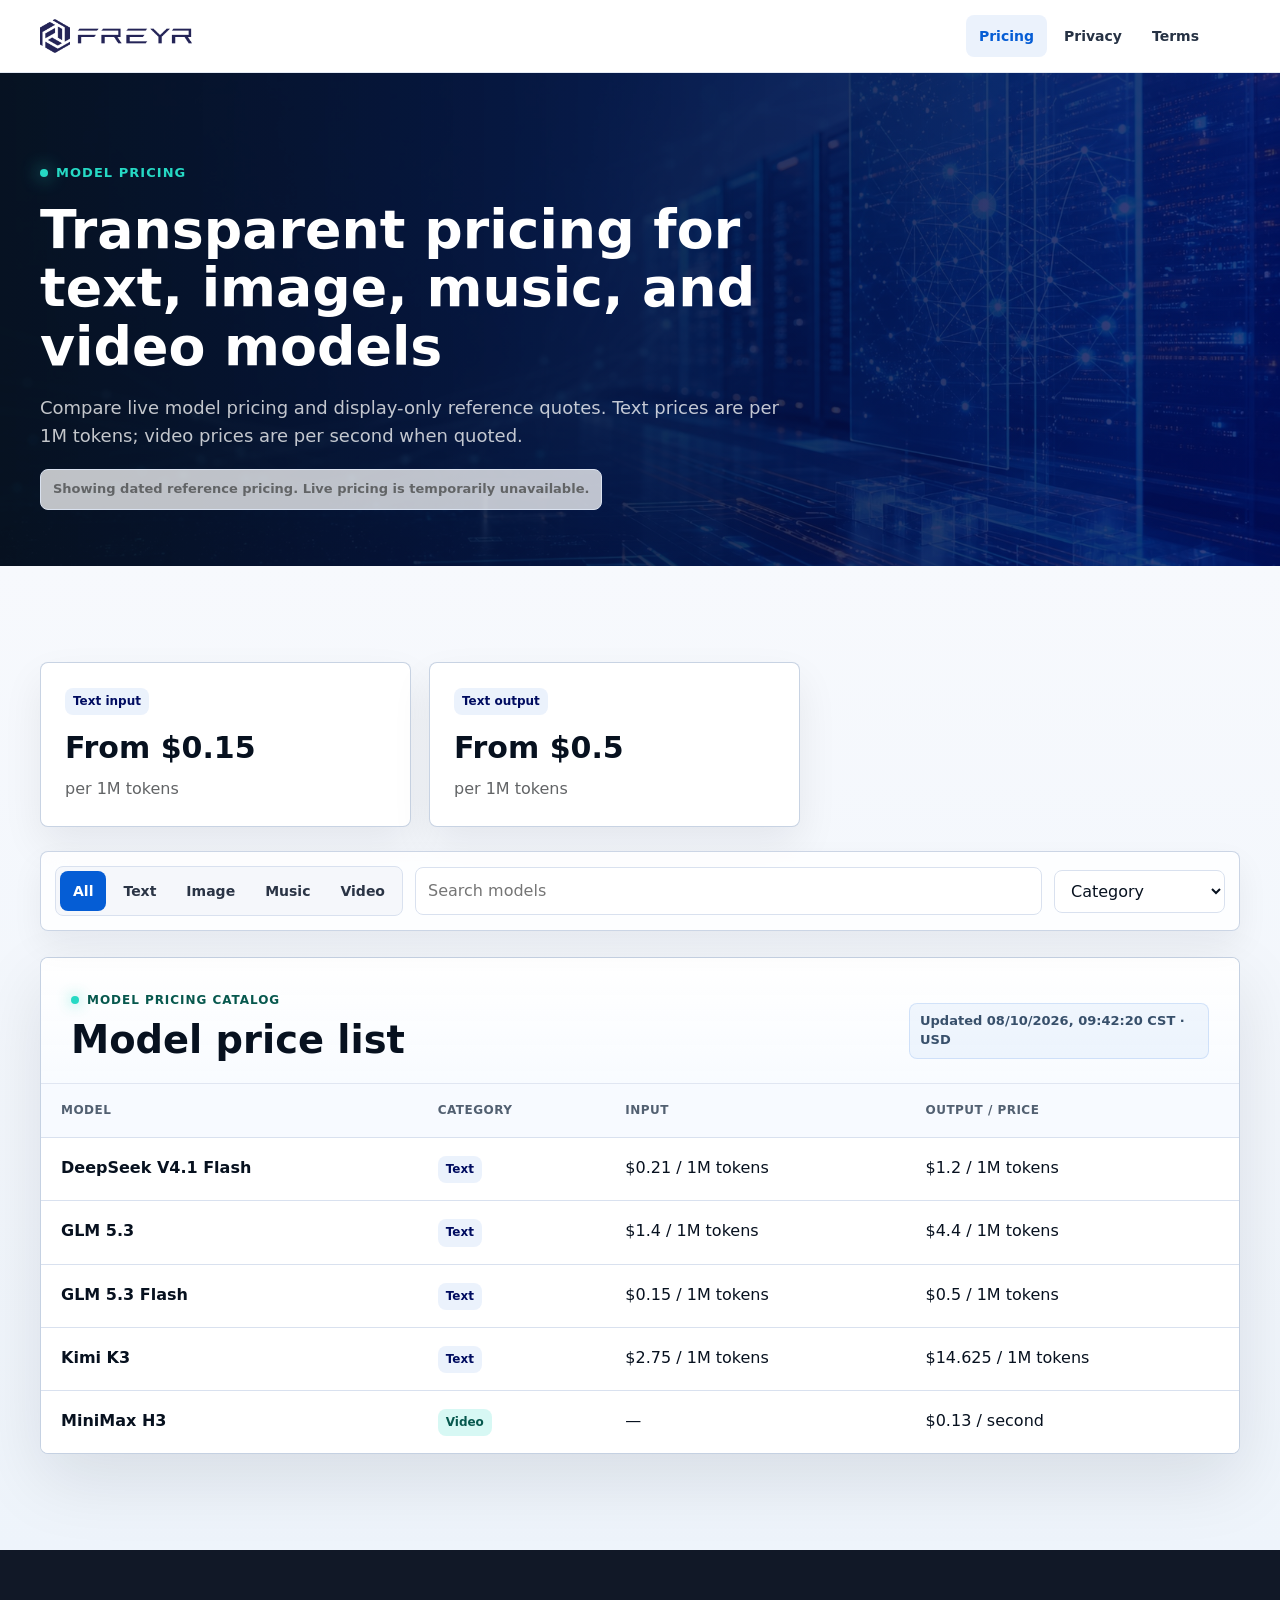
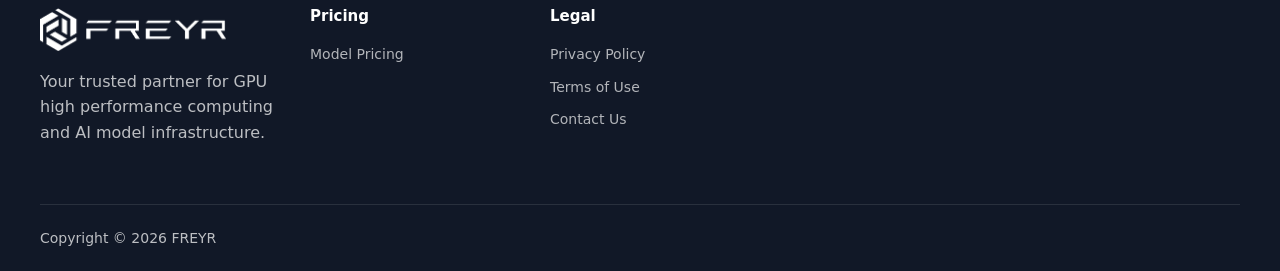
<file: index.html>
<!doctype html>
<html lang="en">
  <head>
    <meta charset="utf-8">
    <meta name="viewport" content="width=device-width, initial-scale=1">
    <title>Model Pricing | Freyr Technology AI</title>
    <meta name="description" content="Freyr Technology AI model pricing page for text, image, music, and video models.">
    <link rel="icon" type="image/png" href="assets/icon.png">
    <link rel="apple-touch-icon" href="assets/icon.png">
    <link rel="stylesheet" href="assets/styles.css?v=20260902-image-paths">
    <script src="config/model-categories.js"></script>
    <script defer src="assets/app-pricing-negotiable-20260605.js?v=20261008-no-status"></script>
  </head>
  <body data-page="pricing">
    <div class="site-shell">
      <header class="site-header">
        <div class="container nav">
          <a class="brand" href="pricing.html" aria-label="Freyr Technology AI pricing">
            <img src="assets/logo.png" alt="Freyr Technology AI">
          </a>
          <nav class="nav-links" aria-label="Primary navigation">
            <a class="nav-link" data-nav="pricing" href="pricing.html">Pricing</a>
            <a class="nav-link" data-nav="privacy" href="privacy.html">Privacy</a>
            <a class="nav-link" data-nav="terms" href="terms.html">Terms</a>
          </nav>
          <div class="nav-actions">
            <button class="menu-button" type="button" aria-label="Open menu" aria-expanded="false">
              <span></span><span></span><span></span>
            </button>
          </div>
        </div>
      </header>

      <main>
        <section class="page-hero">
          <div class="container">
            <span class="eyebrow">Model pricing</span>
            <h1>Transparent pricing for text, image, music, and video models</h1>
            <p>Compare live model pricing and display-only reference quotes. Text prices are per 1M tokens; video prices are per second when quoted.</p>
            <div class="api-status is-loading" data-api-status="pricing">Loading live pricing API...</div>
          </div>
        </section>

        <section class="section section-muted">
          <div class="container">
            <div class="pricing-summary" data-pricing-summary></div>

            <div class="model-toolbar" aria-label="Pricing filters">
              <div class="segmented" role="group" aria-label="Pricing category">
                <button class="is-active" type="button" data-price-category="all">All</button>
                <button type="button" data-price-category="text">Text</button>
                <button type="button" data-price-category="image">Image</button>
                <button type="button" data-price-category="music">Music</button>
                <button type="button" data-price-category="video">Video</button>
              </div>
              <input id="pricingSearch" class="search" type="search" placeholder="Search models" aria-label="Search pricing">
              <select id="pricingSort" class="select" aria-label="Sort pricing">
                <option value="category">Category</option>
                <option value="name">Name A-Z</option>
                <option value="price">Lowest price</option>
              </select>
            </div>

            <div class="pricing-table-card">
              <div class="pricing-table-head">
                <div>
                  <span class="kicker">Model pricing catalog</span>
                  <h2>Model price list</h2>
                </div>
                <p id="pricingUpdated">Loading pricing...</p>
              </div>
              <div class="table-wrap">
                <table>
                  <thead>
                    <tr>
                      <th>Model</th>
                      <th>Category</th>
                      <th>Input</th>
                      <th>Output / Price</th>
                    </tr>
                  </thead>
                  <tbody data-pricing-table></tbody>
                </table>
              </div>
            </div>
          </div>
        </section>
      </main>

      <footer class="site-footer">
        <div class="container footer-main">
          <div class="footer-brand">
            <img src="assets/footer-logo.png" alt="Freyr Technology AI">
            <p>Your trusted partner for GPU high performance computing and AI model infrastructure.</p>
          </div>
          <div class="footer-col"><h3>Pricing</h3><a href="pricing.html">Model Pricing</a></div>
          <div class="footer-col"><h3>Legal</h3><a href="privacy.html">Privacy Policy</a><a href="terms.html">Terms of Use</a><a href="mailto:tokens@freyrtech.ai">Contact Us</a></div>
        </div>
        <div class="container footer-bottom">
          <span>Copyright © <span data-year></span> FREYR</span>
        </div>
      </footer>
    </div>
  </body>
</html>
</file>
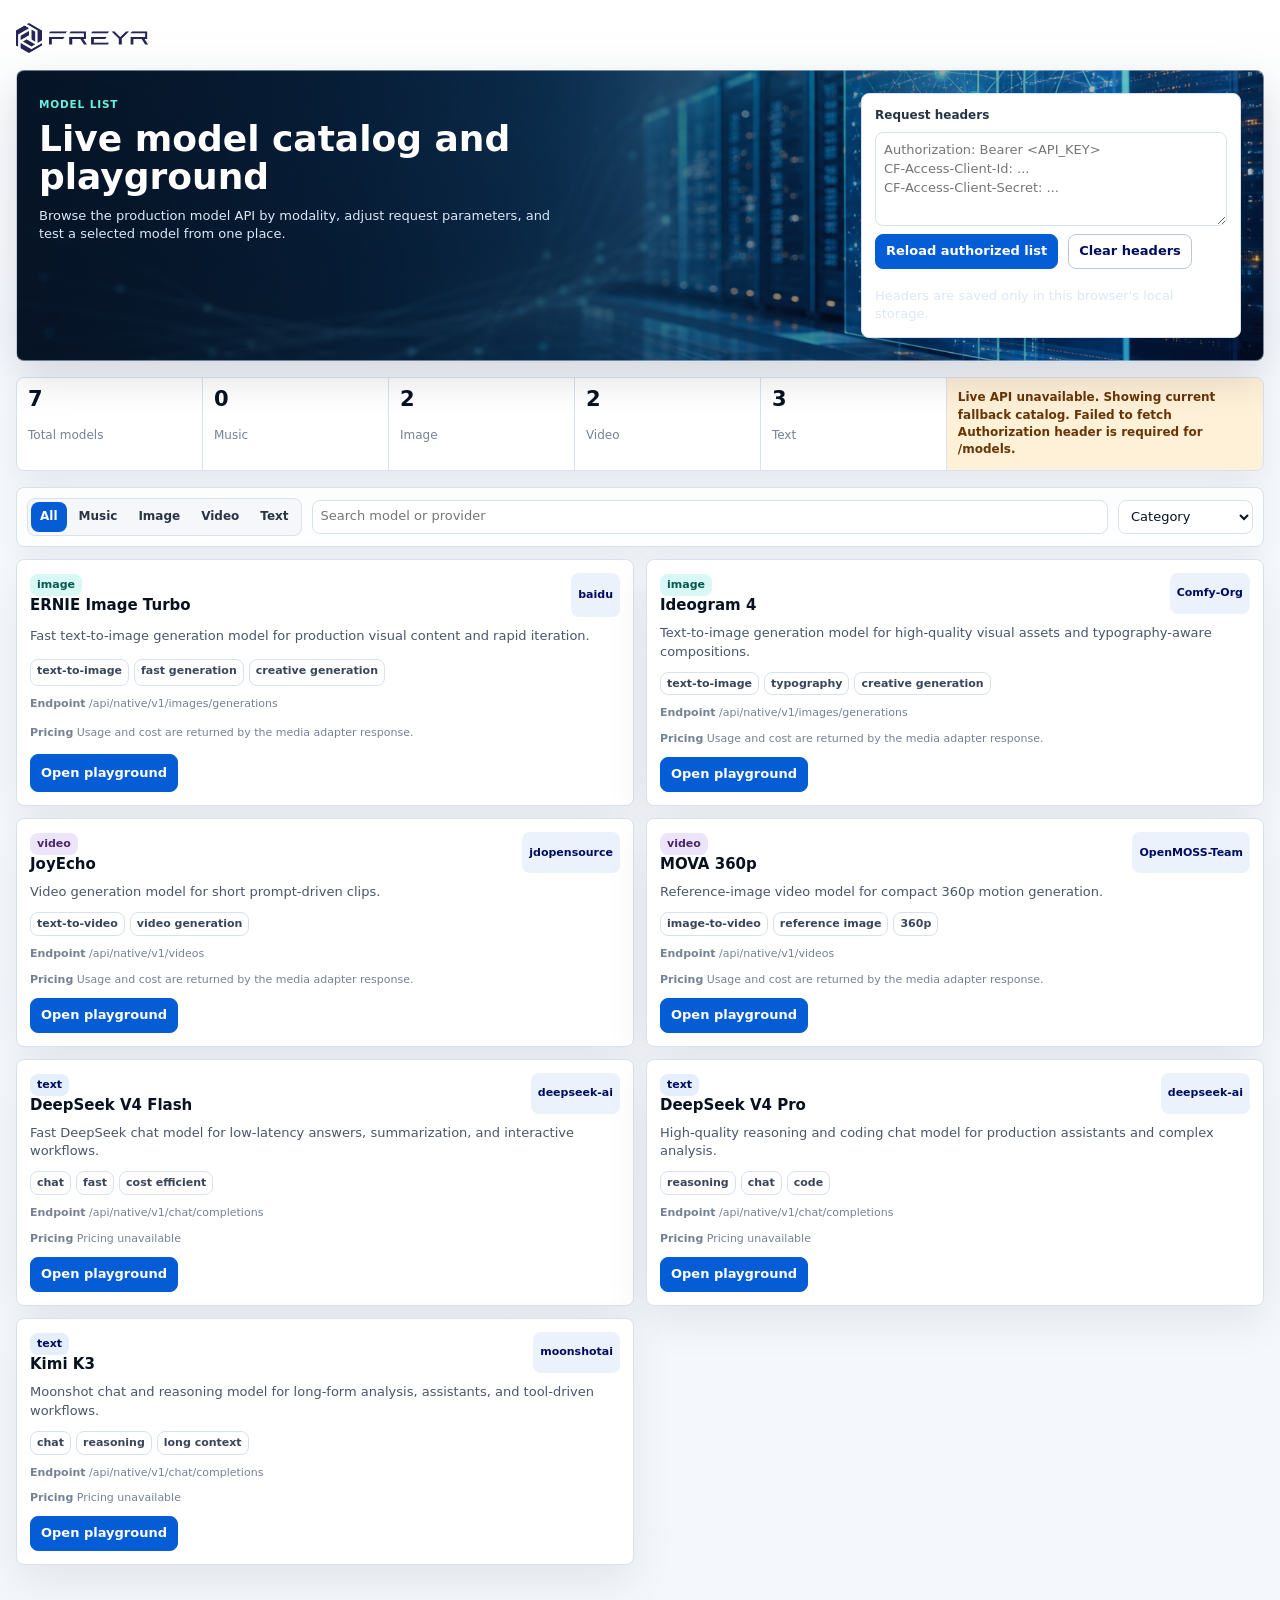
<file: model-list/index.html>
<!doctype html>
<html lang="en">
  <head>
    <meta charset="utf-8">
    <meta name="viewport" content="width=device-width, initial-scale=1">
    <title>Model List | Freyr Technology AI</title>
    <meta name="description" content="Hidden Freyr Technology AI model catalog and API playground.">
    <meta name="robots" content="noindex">
    <link rel="icon" type="image/png" href="../assets/icon.png">
    <link rel="apple-touch-icon" href="../assets/icon.png">
    <link rel="stylesheet" href="styles-compact-ui-20260706.css">
    <script defer src="app-thinking-output-20260708.js?v=20260903-clean-model-names-2"></script>
  </head>
  <body>
    <div class="page-shell">
      <header class="topbar">
        <a class="brand" href="../pricing.html" aria-label="Freyr Technology AI pricing">
          <img src="../assets/logo.png" alt="Freyr Technology AI">
        </a>
      </header>

      <main>
        <section class="hero">
          <div>
            <span class="eyebrow">Model list</span>
            <h1>Live model catalog and playground</h1>
            <p>Browse the production model API by modality, adjust request parameters, and test a selected model from one place.</p>
          </div>
          <form class="access-panel" id="accessForm">
            <label for="authHeaders">Request headers</label>
            <textarea id="authHeaders" name="authHeaders" rows="4" spellcheck="false" placeholder="Authorization: Bearer <API_KEY>
CF-Access-Client-Id: ...
CF-Access-Client-Secret: ..."></textarea>
            <div class="panel-actions">
              <button class="button primary" type="submit">Reload authorized list</button>
              <button class="button secondary" id="clearHeaders" type="button">Clear headers</button>
            </div>
            <p class="microcopy">Headers are saved only in this browser's local storage.</p>
          </form>
        </section>

        <section class="status-strip" aria-live="polite">
          <div>
            <span class="metric" id="totalCount">-</span>
            <span>Total models</span>
          </div>
          <div>
            <span class="metric" id="musicCount">-</span>
            <span>Music</span>
          </div>
          <div>
            <span class="metric" id="imageCount">-</span>
            <span>Image</span>
          </div>
          <div>
            <span class="metric" id="videoCount">-</span>
            <span>Video</span>
          </div>
          <div>
            <span class="metric" id="textCount">-</span>
            <span>Text</span>
          </div>
          <div class="api-state" id="apiStatus">Loading public model info...</div>
        </section>

        <section class="workspace">
          <div class="catalog">
            <div class="toolbar">
              <div class="segmented" role="group" aria-label="Model category">
                <button class="active" type="button" data-category="all">All</button>
                <button type="button" data-category="music">Music</button>
                <button type="button" data-category="image">Image</button>
                <button type="button" data-category="video">Video</button>
                <button type="button" data-category="text">Text</button>
              </div>
              <input id="searchModels" class="search" type="search" placeholder="Search model or provider" aria-label="Search models">
              <select id="sortModels" class="select" aria-label="Sort models">
                <option value="category">Category</option>
                <option value="name">Name A-Z</option>
                <option value="provider">Provider</option>
              </select>
            </div>
            <div class="model-grid" id="modelGrid" aria-live="polite"></div>
          </div>

          <div class="playground-backdrop" id="playgroundBackdrop" hidden></div>
          <aside class="playground" id="playground">
            <button class="modal-close" id="closePlayground" type="button" aria-label="Close playground">X</button>
            <div class="playground-head">
              <div>
                <span class="eyebrow">Playground</span>
                <h2 id="playgroundTitle">Select a model</h2>
              </div>
              <div class="playground-head-actions">
                <span class="pill" id="playgroundCategory">Text</span>
              </div>
            </div>

            <div class="playground-body">
              <section class="response-panel">
                <div class="prompt-block">
                  <label for="promptInput" id="promptLabel">Prompt</label>
                  <textarea id="promptInput" class="input" rows="6"></textarea>
                </div>

                <div class="panel-actions playground-run-actions">
                  <button class="button primary" id="runPlayground" type="button">Run request</button>
                  <button class="button secondary" id="resetPlayground" type="button">Reset</button>
                </div>

                <div class="response-head">
                  <strong>Response</strong>
                  <span class="run-status" id="runStatus">Ready</span>
                </div>
                <div class="result-shell">
                  <button class="copy-response-button" id="copyResponse" type="button" aria-label="Copy response" title="Copy response">
                    <svg class="copy-response-icon" aria-hidden="true" viewBox="0 0 24 24" focusable="false">
                      <rect x="9" y="9" width="11" height="11" rx="2"></rect>
                      <path d="M5 15H4a2 2 0 0 1-2-2V4a2 2 0 0 1 2-2h9a2 2 0 0 1 2 2v1"></path>
                    </svg>
                  </button>
                  <div class="result" id="resultBox" aria-live="polite">Ready.</div>
                </div>
              </section>

              <section class="request-panel">
                <label for="modelSelect">Model</label>
                <select id="modelSelect" class="select wide"></select>

                <div class="field-group" data-panel="text">
                  <label for="systemPrompt">System prompt</label>
                  <textarea id="systemPrompt" class="input" rows="3">You are a concise AI infrastructure assistant.</textarea>
                  <div class="param-grid">
                    <label>Max tokens <input id="maxTokens" type="number" min="1" max="8192" step="1" value="256"></label>
                    <label>Temperature <input id="temperature" type="number" min="0" max="2" step="0.1" value="0.2"></label>
                    <label>Top p <input id="topP" type="number" min="0" max="1" step="0.05" value="0.9"></label>
                    <label class="checkbox"><input id="streamResponse" type="checkbox"> Stream</label>
                    <label class="checkbox" data-reasoning-toggle hidden><input id="reasoningMode" type="checkbox"> Reasoning</label>
                  </div>
                </div>

                <div class="field-group" data-panel="image" hidden>
                  <div class="param-grid">
                    <label>Size <select id="imageSize"><option>1024x1024</option><option>768x768</option><option>512x512</option><option>256x256</option></select></label>
                    <label>Images <input id="imageCountInput" type="number" min="1" max="10" step="1" value="2"></label>
                    <label>Steps <input id="imageSteps" type="number" min="1" max="50" step="1" value="10"></label>
                  </div>
                </div>

                <div class="field-group" data-panel="video" hidden>
                  <div class="param-grid">
                    <label>Size <select id="videoSize"><option>512x512</option><option>352x640</option><option>640x352</option><option>640x360</option><option>768x512</option><option>1280x720</option></select></label>
                    <label>FPS <input id="videoFps" type="number" min="1" max="30" step="1" value="8"></label>
                    <label>Frames <input id="videoFrames" type="number" min="1" max="160" step="1" value="9"></label>
                    <label>Steps <input id="videoSteps" type="number" min="1" max="50" step="1" value="1"></label>
                  </div>
                  <div class="reference-upload" data-reference-upload>
                    <label for="referenceImage">Reference image</label>
                    <input id="referenceImage" class="input" type="file" accept="image/*">
                  </div>
                </div>

                <div class="field-group" data-panel="music" hidden>
                  <label for="musicTags">Music tags</label>
                  <input id="musicTags" class="input" type="text" value="ambient, cinematic">
                  <div class="param-grid">
                    <label>Length ms <input id="musicLength" type="number" min="500" max="30000" step="500" value="1000"></label>
                    <label>Temperature <input id="musicTemperature" type="number" min="0" max="2" step="0.1" value="0.8"></label>
                    <label>Top k <input id="musicTopK" type="number" min="1" max="200" step="1" value="50"></label>
                    <label>CFG scale <input id="musicCfg" type="number" min="0" max="20" step="0.5" value="4"></label>
                  </div>
                </div>

                <div class="request-preview">
                  <div class="request-preview-head">
                    <strong>Request preview</strong>
                    <div class="preview-format-switch" role="group" aria-label="Request preview language">
                      <button class="active" type="button" data-preview-format="curl">curl</button>
                      <button type="button" data-preview-format="python">Python</button>
                      <button type="button" data-preview-format="typescript">TypeScript</button>
                    </div>
                    <button class="copy-link" id="copyRequest" type="button">Copy</button>
                  </div>
                  <pre id="requestPreview"></pre>
                </div>
              </div>
            </div>
          </aside>
        </section>
      </main>
    </div>
  </body>
</html>
</file>
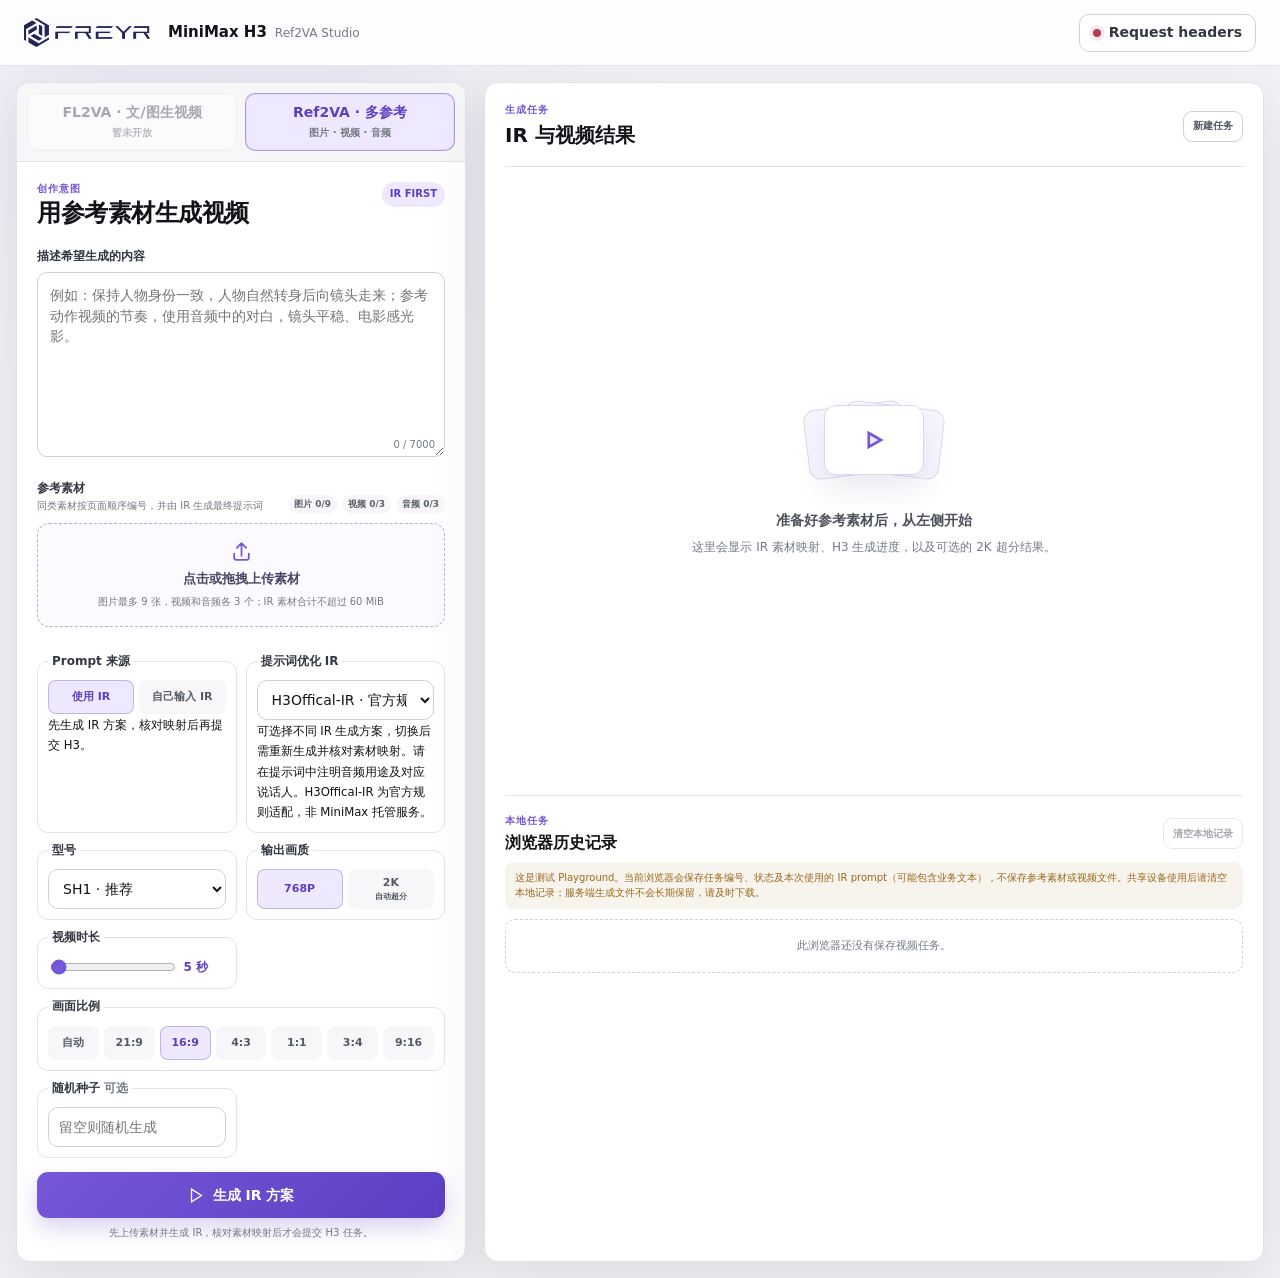
<file: video-model/index.html>
<!doctype html>
<html lang="zh-CN">
  <head>
    <meta charset="utf-8">
    <meta name="viewport" content="width=device-width, initial-scale=1">
    <title>Video Model | Freyr Technology AI</title>
    <meta name="description" content="FreyrAI MiniMax H3 reference-to-video workspace.">
    <meta name="robots" content="noindex">
    <link rel="icon" type="image/png" href="../assets/icon.png">
    <link rel="apple-touch-icon" href="../assets/icon.png">
    <link rel="stylesheet" href="styles.css?v=20261026-history-preview-r1">
    <script defer src="app.js?v=20261030-ir-providers-r1"></script>
  </head>
  <body>
    <header class="topbar">
      <a class="brand" href="../pricing.html" aria-label="Freyr Technology AI">
        <img src="../assets/logo_with_name.png" alt="Freyr Technology AI">
      </a>
      <div class="topbar-copy">
        <strong>MiniMax H3</strong>
        <span>Ref2VA Studio</span>
      </div>
      <button class="auth-toggle" id="authToggle" type="button" aria-expanded="false" aria-controls="authPanel">
        <span class="status-dot" id="authDot" aria-hidden="true"></span>
        Request headers
      </button>
    </header>

    <section class="auth-panel" id="authPanel" hidden>
      <form id="accessForm">
        <div>
          <label for="authHeaders">Request headers</label>
          <p>默认留空；输入后自动保存到当前浏览器，不会写入页面源码。</p>
        </div>
        <textarea id="authHeaders" name="authHeaders" rows="4" spellcheck="false" placeholder="Authorization: Bearer &lt;API_KEY&gt;&#10;CF-Access-Client-Id: ...&#10;CF-Access-Client-Secret: ..."></textarea>
        <div class="auth-actions">
          <span class="auth-save-status" id="authSaveStatus" role="status">等待输入</span>
          <button class="button ghost" id="clearHeaders" type="button">清除</button>
        </div>
      </form>
    </section>

    <main class="studio-shell">
      <section class="composer" aria-labelledby="composerTitle">
        <div class="mode-tabs" role="tablist" aria-label="视频生成模式">
          <button type="button" role="tab" aria-selected="false" disabled title="暂未开放">
            FL2VA · 文/图生视频
            <span>暂未开放</span>
          </button>
          <button class="active" type="button" role="tab" aria-selected="true">
            Ref2VA · 多参考
            <span>图片 · 视频 · 音频</span>
          </button>
        </div>

        <form id="generationForm">
          <div class="section-heading">
            <div>
              <span class="kicker" id="promptKicker">创作意图</span>
              <h1 id="composerTitle">用参考素材生成视频</h1>
            </div>
            <span class="protocol-badge" id="protocolBadge">IR first</span>
          </div>

          <label class="field-label" id="promptLabel" for="intentInput">描述希望生成的内容</label>
          <div class="prompt-wrap">
            <textarea id="intentInput" rows="7" maxlength="7000" placeholder="例如：保持人物身份一致，人物自然转身后向镜头走来；参考动作视频的节奏，使用音频中的对白，镜头平稳、电影感光影。"></textarea>
            <span id="promptCount">0 / 7000</span>
          </div>

          <div class="asset-heading">
            <div>
              <span class="field-label">参考素材</span>
              <span class="asset-help" id="assetHelp">同类素材按页面顺序编号，并由 IR 生成最终提示词</span>
            </div>
            <div class="asset-counts" aria-live="polite">
              <span id="imageCount">图片 0/9</span>
              <span id="videoCount">视频 0/3</span>
              <span id="audioCount">音频 0/3</span>
            </div>
          </div>

          <input id="assetInput" type="file" accept="image/jpeg,image/png,image/webp,video/mp4,video/quicktime,video/webm,audio/mpeg,audio/wav,audio/x-wav,audio/mp4,audio/x-m4a" multiple hidden>
          <button class="dropzone" id="dropzone" type="button">
            <svg viewBox="0 0 24 24" aria-hidden="true"><path d="M12 16V4m0 0L7.5 8.5M12 4l4.5 4.5M5 14v4a2 2 0 0 0 2 2h10a2 2 0 0 0 2-2v-4"/></svg>
            <strong>点击或拖拽上传素材</strong>
            <span id="assetLimitHelp">图片最多 9 张，视频和音频各 3 个；IR 素材合计不超过 60 MiB</span>
          </button>
          <div class="asset-list" id="assetList" aria-live="polite"></div>

          <div class="settings-grid">
            <fieldset>
              <legend>Prompt 来源</legend>
              <div class="segmented" data-control="prompt-source">
                <button class="active" type="button" data-value="ir">使用 IR</button>
                <button type="button" data-value="direct">自己输入 IR</button>
              </div>
              <input id="promptSourceInput" type="hidden" value="ir">
              <small id="promptSourceHelp">先生成 IR 方案，核对映射后再提交 H3。</small>
            </fieldset>

            <fieldset id="irProviderFieldset">
              <legend>提示词优化 IR</legend>
              <select id="irProvider" aria-label="提示词优化 IR">
                <option value="H3Offical-IR">H3Offical-IR · 官方规则适配</option>
                <option value="OpenH3-IR">OpenH3-IR · 通用编译</option>
                <option value="H3-Omni-Rewriter">H3-Omni-Rewriter · 多模态改写</option>
              </select>
              <small>可选择不同 IR 生成方案，切换后需重新生成并核对素材映射。请在提示词中注明音频用途及对应说话人。H3Offical-IR 为官方规则适配，非 MiniMax 托管服务。</small>
            </fieldset>
            <fieldset>
              <legend>型号</legend>
              <select id="modelSelect" aria-label="MiniMax H3 型号">
                <option value="MiniMax/MiniMax-H3-SH1">SH1 · 推荐</option>
                <option value="MiniMax/MiniMax-H3-SH3">SH3</option>
                <option value="MiniMax/MiniMax-H3-SH4" disabled>SH4 · 暂未开放</option>
              </select>
            </fieldset>

            <fieldset>
              <legend>输出画质</legend>
              <div class="segmented" data-control="quality">
                <button class="active" type="button" data-value="768P">768P</button>
                <button type="button" data-value="2K">2K <small>自动超分</small></button>
              </div>
              <input id="qualityInput" type="hidden" value="768P">
            </fieldset>

            <fieldset>
              <legend>视频时长</legend>
              <div class="range-row">
                <input id="secondsInput" type="range" min="5" max="15" step="1" value="5">
                <output id="secondsOutput" for="secondsInput">5 秒</output>
              </div>
            </fieldset>

            <fieldset class="ratio-fieldset">
              <legend>画面比例</legend>
              <div class="ratio-grid" data-control="ratio">
                <button type="button" data-value="adaptive">自动</button>
                <button type="button" data-value="21:9">21:9</button>
                <button class="active" type="button" data-value="16:9">16:9</button>
                <button type="button" data-value="4:3">4:3</button>
                <button type="button" data-value="1:1">1:1</button>
                <button type="button" data-value="3:4">3:4</button>
                <button type="button" data-value="9:16">9:16</button>
              </div>
              <input id="ratioInput" type="hidden" value="16:9">
            </fieldset>

            <fieldset>
              <legend>随机种子 <span>可选</span></legend>
              <input id="seedInput" type="number" step="1" placeholder="留空则随机生成">
            </fieldset>
          </div>

          <div class="form-message" id="formMessage" role="alert" hidden></div>
          <button class="create-button" id="prepareButton" type="submit">
            <svg viewBox="0 0 24 24" aria-hidden="true"><path d="m5 3 14 9-14 9V3Z"/></svg>
            <span id="prepareButtonText">生成 IR 方案</span>
          </button>
          <p class="submit-note" id="submitNote">先上传素材并生成 IR，核对素材映射后才会提交 H3 任务。</p>
        </form>
      </section>

      <section class="workspace" aria-labelledby="workspaceTitle">
        <div class="workspace-head">
          <div>
            <span class="kicker">生成任务</span>
            <h2 id="workspaceTitle">IR 与视频结果</h2>
          </div>
          <button class="button ghost compact" id="resetTask" type="button">新建任务</button>
        </div>

        <section class="ir-review" id="irResumePanel" hidden aria-label="恢复持久化 IR 任务">
          <strong>上次的 IR 任务</strong>
          <p id="irResumeId" style="overflow-wrap: anywhere"></p>
          <p>关闭页面不会取消后台任务。使用相同鉴权配置可恢复查询，无需重新上传素材。
            本机仅新增保存任务 ID、素材名称与摘要及生成设置，不保存素材文件。结果有效期为提交后 48 小时。</p>
          <button class="button ghost compact" id="resumeIrTask" type="button">恢复 IR 任务</button>
          <button class="button ghost compact" id="forgetIrTask" type="button">清除本机记录（不取消任务）</button>
        </section>

        <div class="empty-state" id="emptyState">
          <div class="empty-visual" aria-hidden="true">
            <span></span><span></span><span></span>
            <svg viewBox="0 0 24 24"><path d="m9 8 7 4-7 4V8Z"/></svg>
          </div>
          <strong>准备好参考素材后，从左侧开始</strong>
          <p>这里会显示 IR 素材映射、H3 生成进度，以及可选的 2K 超分结果。</p>
        </div>

        <div class="task-view" id="taskView" hidden>
          <ol class="pipeline" aria-label="任务处理阶段">
            <li data-stage="assets"><span>1</span><div><strong>素材上传</strong><small>内容寻址缓存</small></div></li>
            <li data-stage="ir"><span>2</span><div><strong>IR 编排</strong><small>生成素材映射</small></div></li>
            <li data-stage="h3"><span>3</span><div><strong>H3 生成</strong><small>768P 视频</small></div></li>
            <li data-stage="sr"><span>4</span><div><strong>2K 超分</strong><small>按需执行</small></div></li>
          </ol>

          <div class="status-card" id="statusCard">
            <div class="status-topline">
              <span class="live-indicator" aria-hidden="true"></span>
              <strong id="statusTitle">正在准备</strong>
              <span id="statusPercent">0%</span>
            </div>
            <div class="progress-track"><span id="progressBar"></span></div>
            <p id="statusDetail">正在检查素材。</p>
            <div class="job-meta" id="jobMeta"></div>
            <div class="job-actions">
              <button class="button ghost compact" id="queryTask" type="button" title="只查询已有任务，不会重新生成或取消任务" hidden>手动查询</button>
              <button class="button ghost compact" id="reloadResult" type="button" title="只重试读取已完成的视频文件，不创建新任务" hidden>重新加载视频</button>
              <button class="button danger compact" id="cancelTask" type="button" hidden>取消排队任务</button>
            </div>
          </div>

          <section class="step-timings" id="stepTimings" aria-labelledby="stepTimingTitle" hidden>
            <h3 id="stepTimingTitle">阶段耗时</h3>
            <p>排队、处理取自服务端时间，随状态查询更新。处理包含服务端准备、生成及归档；浏览器计时单独标注，部分阶段有重叠，请勿相加。未返回的时间显示“未提供”。</p>
            <dl id="stepTimingList"></dl>
          </section>

          <section class="ir-review" id="irReview" hidden>
            <div class="review-head">
              <div>
                <span class="kicker">提交前检查</span>
                <h3>IR 素材映射</h3>
              </div>
              <span class="review-status" id="irStatus">Ready</span>
            </div>
            <p class="review-copy">请确认标签、素材类型和 SHA-256 与上传顺序一致。映射错误时不要提交 H3。</p>
            <p id="audioResolution" style="white-space: pre-wrap; overflow-wrap: anywhere" hidden></p>
            <div class="final-prompt" id="finalPrompt" hidden>
              <strong>IR 最终提示词</strong>
              <p></p>
            </div>
            <div class="manifest-list" id="manifestList"></div>
            <div class="review-actions">
              <button class="button primary" id="confirmGenerate" type="button">确认映射并生成视频</button>
              <button class="button ghost" id="rebuildIr" type="button">重新生成 IR</button>
            </div>
          </section>

          <section class="result-card" id="resultCard" hidden>
            <video id="resultVideo" controls playsinline preload="metadata"></video>
            <div class="result-info">
              <div>
                <span class="kicker" id="resultQuality">768P output</span>
                <h3>视频生成完成</h3>
                <p id="resultSummary"></p>
              </div>
              <div class="result-actions">
                <button class="button ghost" id="upscaleVideo" type="button" hidden title="使用此 768P 成片创建独立的超分任务，不重新生成 H3；超分另行计费。">生成 2K 超分</button>
                <button class="button primary" id="downloadVideo" type="button">下载 MP4</button>
              </div>
            </div>
            <div id="resultIrPrompt" style="overflow-wrap: anywhere"></div>
          </section>

          <details class="diagnostics" id="diagnostics">
            <summary>任务详情</summary>
            <pre id="diagnosticOutput"></pre>
          </details>
        </div>

        <section class="history-panel" aria-labelledby="historyTitle">
          <div class="history-head">
            <div>
              <span class="kicker">本地任务</span>
              <h3 id="historyTitle">浏览器历史记录</h3>
            </div>
            <button class="button ghost compact" id="clearHistory" type="button">清空本地记录</button>
          </div>
          <p class="history-notice">这是测试 Playground。当前浏览器会保存任务编号、状态及本次使用的 IR prompt（可能包含业务文本），不保存参考素材或视频文件。共享设备使用后请清空本地记录；服务端生成文件不会长期保留，请及时下载。</p>
          <p class="history-message" id="historyMessage" role="status" hidden></p>
          <section class="history-preview" id="historyPreviewPanel" aria-labelledby="historyPreviewTitle" hidden>
            <div class="history-head">
              <h4 id="historyPreviewTitle">历史视频预览</h4>
              <button class="button ghost compact" id="closeHistoryPreview" type="button">关闭预览</button>
            </div>
            <p id="historyPreviewInfo" role="status"></p>
            <video id="historyPreviewVideo" controls playsinline preload="metadata" aria-label="历史任务视频预览"></video>
          </section>
          <div class="history-list" id="historyList"></div>
        </section>
      </section>
    </main>
  </body>
</html>
</file>
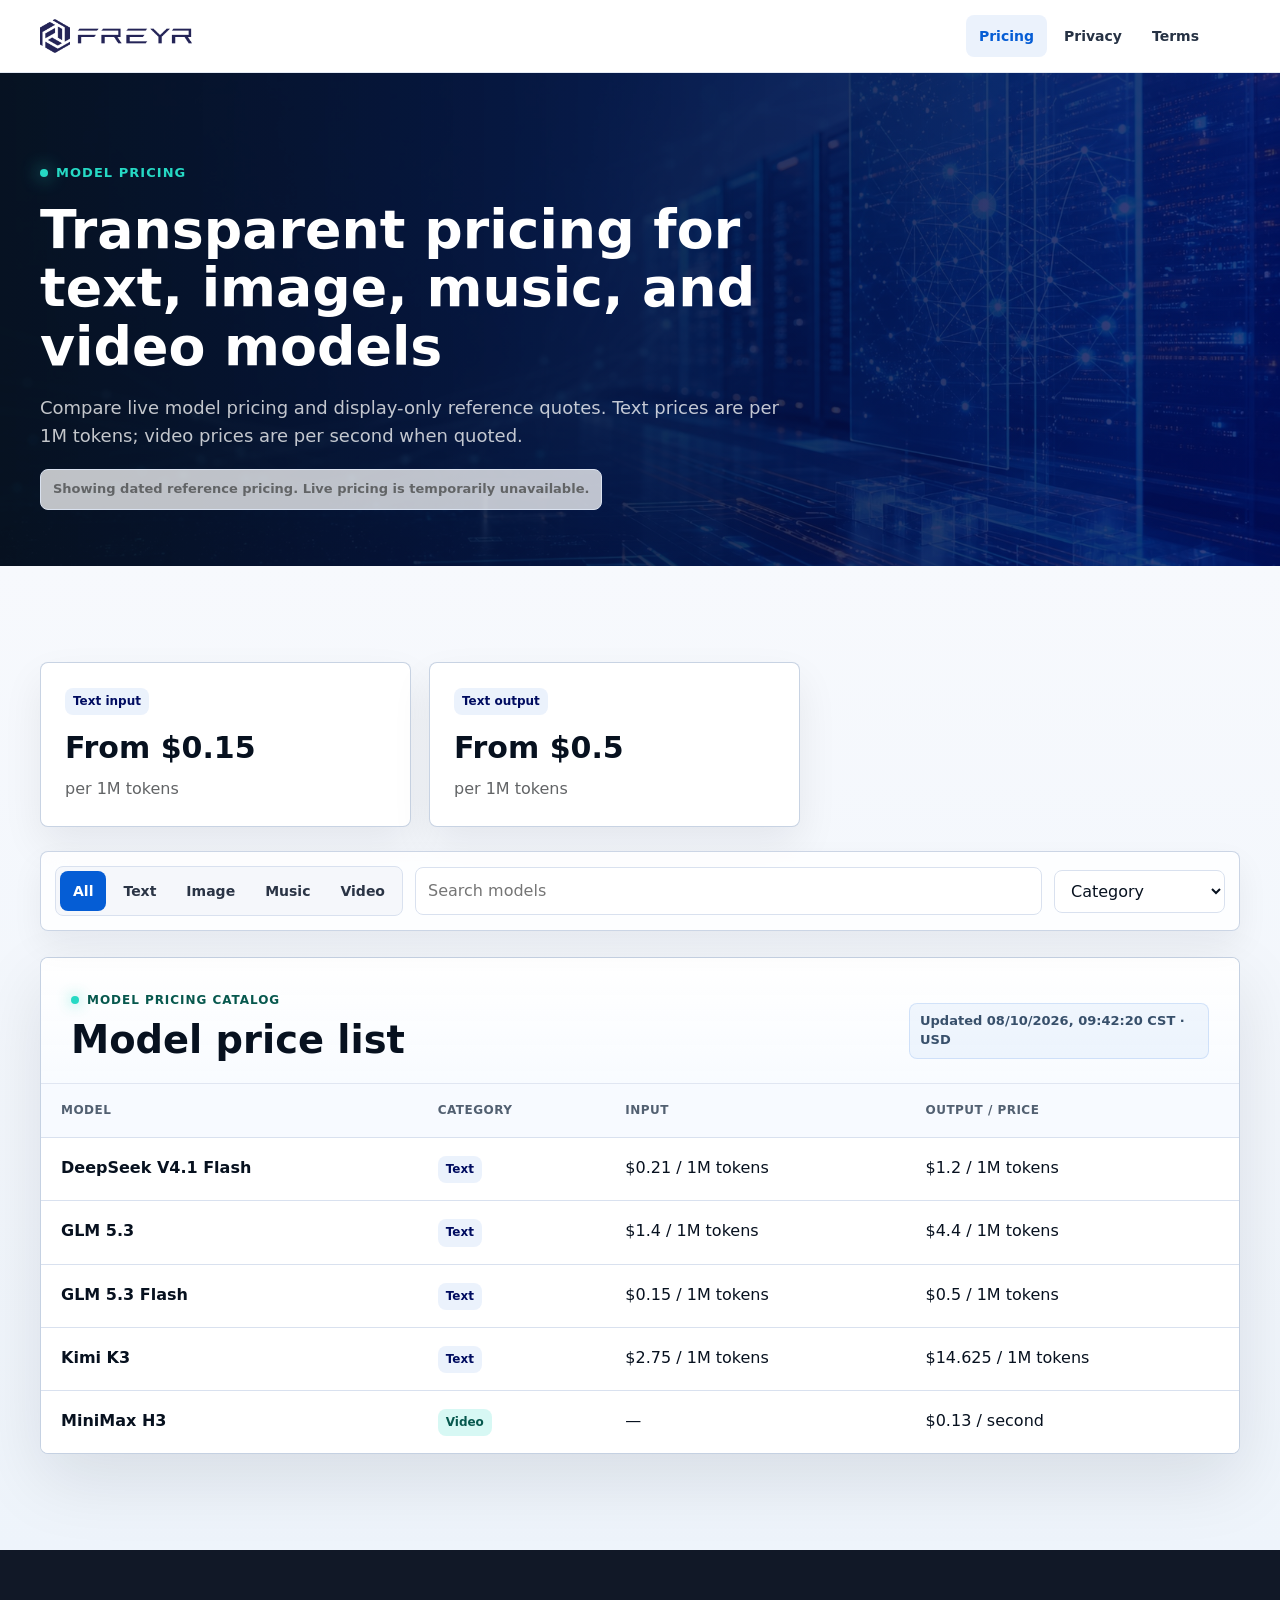
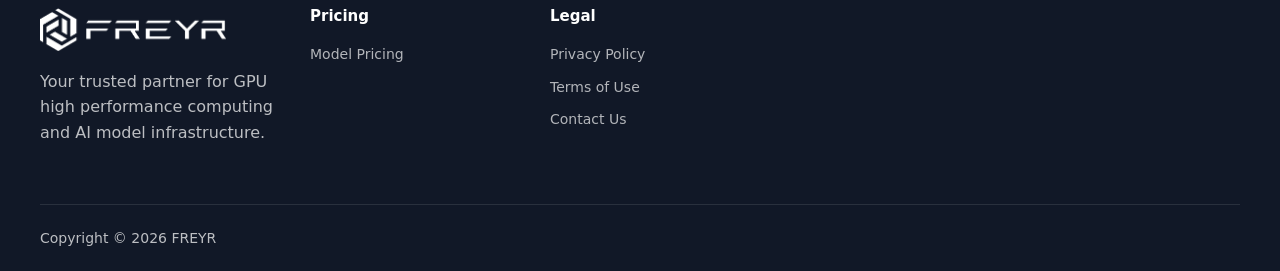
<file: api.html>
<!doctype html>
<html lang="en">
  <head>
    <meta charset="utf-8">
    <meta name="viewport" content="width=device-width, initial-scale=1">
    <title>Redirecting to Pricing | Freyr Technology AI</title>
    <meta name="robots" content="noindex">
    <meta http-equiv="refresh" content="0; url=pricing.html">
    <link rel="canonical" href="https://www.freyrtech.ai/pricing.html">
    <script>
      window.location.replace("pricing.html");
    </script>
  </head>
  <body>
    <p><a href="pricing.html">Continue to pricing</a></p>
  </body>
</html>
</file>
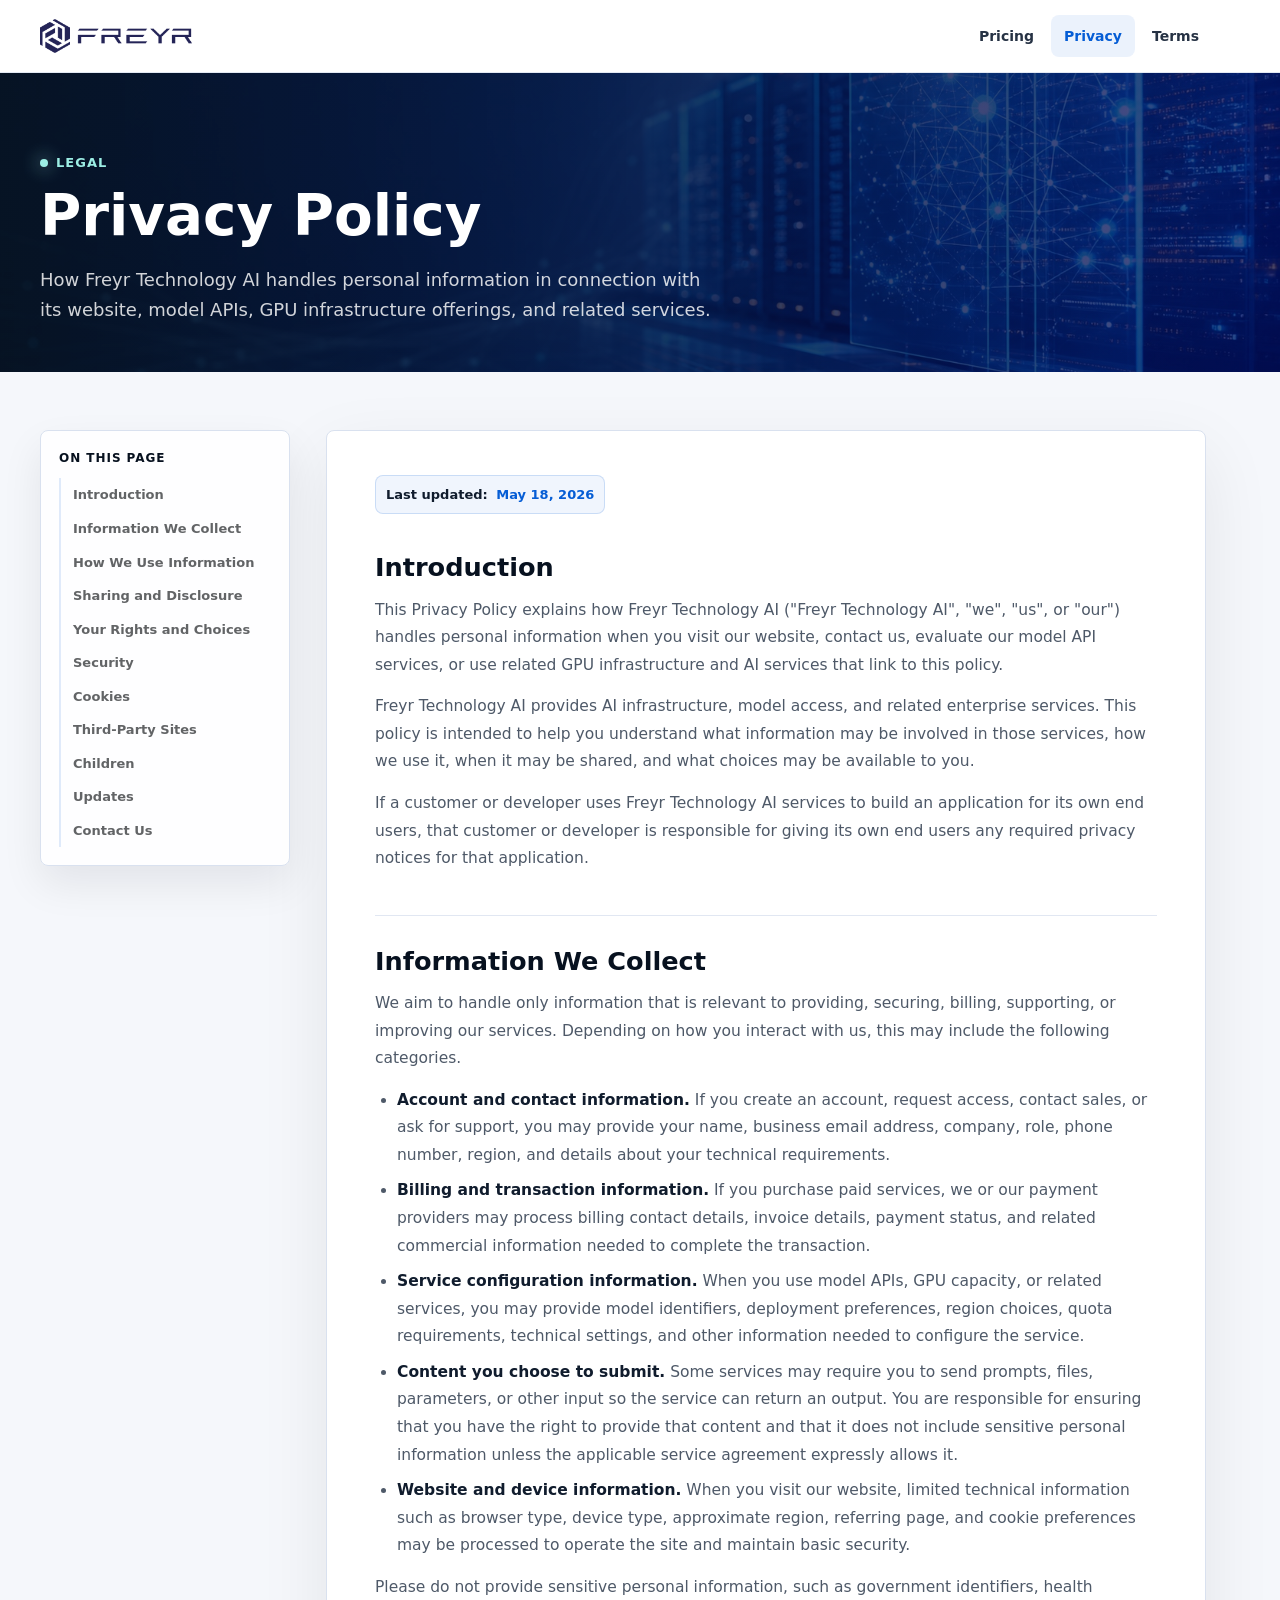
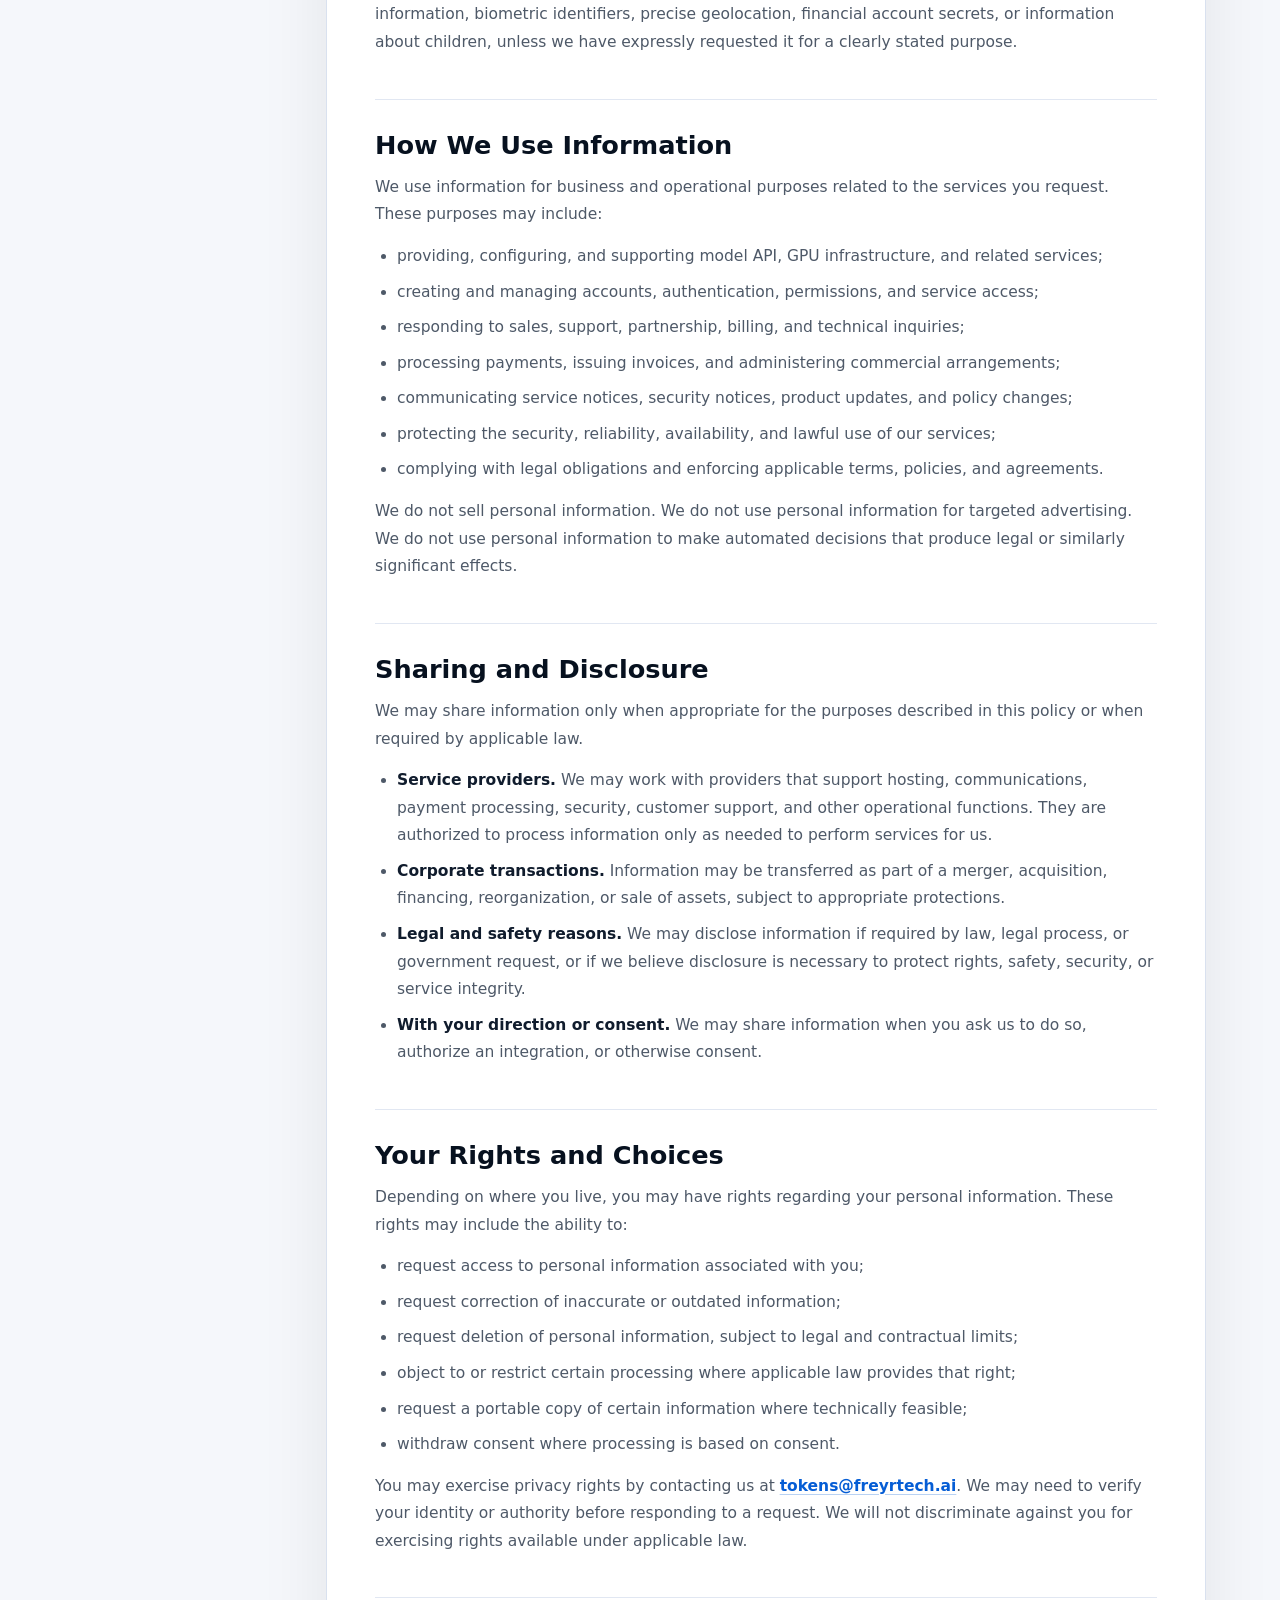
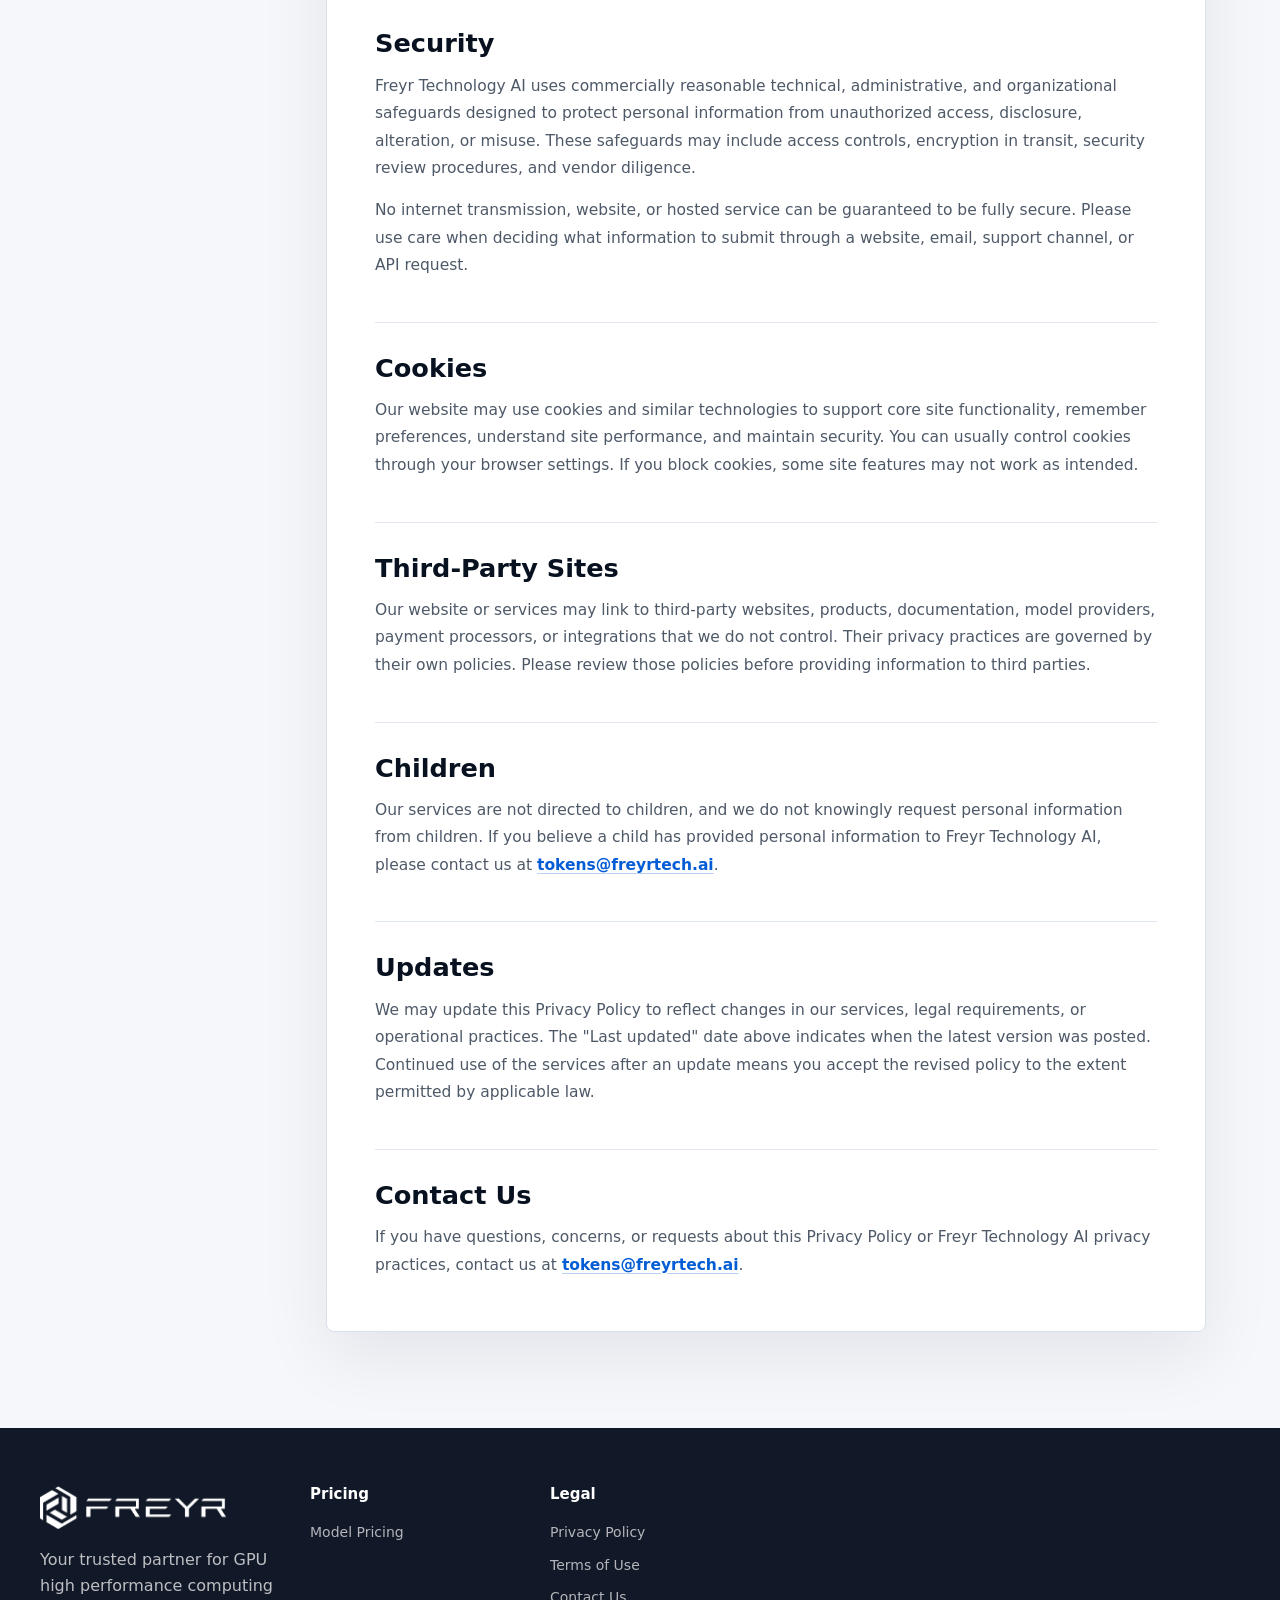
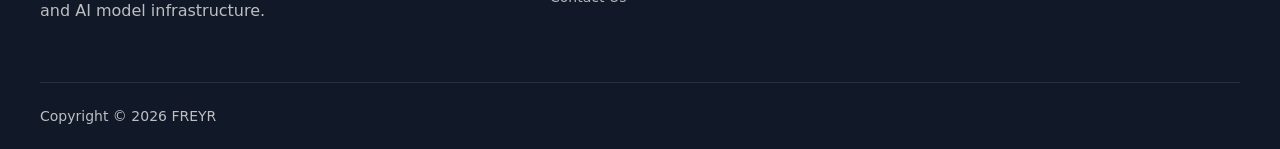
<file: privacy.html>
<!doctype html>
<html lang="en">
  <head>
    <meta charset="utf-8">
    <meta name="viewport" content="width=device-width, initial-scale=1">
    <title>Privacy Policy | Freyr Technology AI</title>
    <meta name="description" content="Freyr Technology AI privacy policy for website, model API, and related AI services.">
    <link rel="icon" type="image/png" href="assets/icon.png">
    <link rel="apple-touch-icon" href="assets/icon.png">
    <link rel="stylesheet" href="assets/styles.css?v=20260902-image-paths">
    <script defer src="assets/app.js?v=20260527-prod-api"></script>
  </head>
  <body data-page="privacy">
    <div class="site-shell">
      <header class="site-header">
        <div class="container nav">
          <a class="brand" href="pricing.html" aria-label="Freyr Technology AI pricing">
            <img src="assets/logo.png" alt="Freyr Technology AI">
          </a>
          <nav class="nav-links" aria-label="Primary navigation">
            <a class="nav-link" data-nav="pricing" href="pricing.html">Pricing</a>
            <a class="nav-link is-active" data-nav="privacy" href="privacy.html">Privacy</a>
            <a class="nav-link" data-nav="terms" href="terms.html">Terms</a>
          </nav>
          <div class="nav-actions">
            <button class="menu-button" type="button" aria-label="Open menu" aria-expanded="false">
              <span></span><span></span><span></span>
            </button>
          </div>
        </div>
      </header>

      <main>
        <section class="page-hero">
          <div class="container">
            <span class="eyebrow">Legal</span>
            <h1>Privacy Policy</h1>
            <p>How Freyr Technology AI handles personal information in connection with its website, model APIs, GPU infrastructure offerings, and related services.</p>
          </div>
        </section>

        <section class="section section-muted">
          <div class="container legal-layout">
            <aside class="legal-index" aria-label="Privacy Policy sections">
              <a href="#introduction">Introduction</a>
              <a href="#information-we-collect">Information We Collect</a>
              <a href="#how-we-use-information">How We Use Information</a>
              <a href="#sharing-and-disclosure">Sharing and Disclosure</a>
              <a href="#your-rights-and-choices">Your Rights and Choices</a>
              <a href="#security">Security</a>
              <a href="#cookies">Cookies</a>
              <a href="#third-party-sites">Third-Party Sites</a>
              <a href="#children">Children</a>
              <a href="#updates">Updates</a>
              <a href="#contact-us">Contact Us</a>
            </aside>
            <article class="legal-content">
              <p><strong>Last updated:</strong> May 18, 2026</p>
              <h2 id="introduction">Introduction</h2>
              <p>This Privacy Policy explains how Freyr Technology AI ("Freyr Technology AI", "we", "us", or "our") handles personal information when you visit our website, contact us, evaluate our model API services, or use related GPU infrastructure and AI services that link to this policy.</p>
              <p>Freyr Technology AI provides AI infrastructure, model access, and related enterprise services. This policy is intended to help you understand what information may be involved in those services, how we use it, when it may be shared, and what choices may be available to you.</p>
              <p>If a customer or developer uses Freyr Technology AI services to build an application for its own end users, that customer or developer is responsible for giving its own end users any required privacy notices for that application.</p>
              <h2 id="information-we-collect">Information We Collect</h2>
              <p>We aim to handle only information that is relevant to providing, securing, billing, supporting, or improving our services. Depending on how you interact with us, this may include the following categories.</p>
              <ul>
                <li><strong>Account and contact information.</strong> If you create an account, request access, contact sales, or ask for support, you may provide your name, business email address, company, role, phone number, region, and details about your technical requirements.</li>
                <li><strong>Billing and transaction information.</strong> If you purchase paid services, we or our payment providers may process billing contact details, invoice details, payment status, and related commercial information needed to complete the transaction.</li>
                <li><strong>Service configuration information.</strong> When you use model APIs, GPU capacity, or related services, you may provide model identifiers, deployment preferences, region choices, quota requirements, technical settings, and other information needed to configure the service.</li>
                <li><strong>Content you choose to submit.</strong> Some services may require you to send prompts, files, parameters, or other input so the service can return an output. You are responsible for ensuring that you have the right to provide that content and that it does not include sensitive personal information unless the applicable service agreement expressly allows it.</li>
                <li><strong>Website and device information.</strong> When you visit our website, limited technical information such as browser type, device type, approximate region, referring page, and cookie preferences may be processed to operate the site and maintain basic security.</li>
              </ul>
              <p>Please do not provide sensitive personal information, such as government identifiers, health information, biometric identifiers, precise geolocation, financial account secrets, or information about children, unless we have expressly requested it for a clearly stated purpose.</p>
              <h2 id="how-we-use-information">How We Use Information</h2>
              <p>We use information for business and operational purposes related to the services you request. These purposes may include:</p>
              <ul>
                <li>providing, configuring, and supporting model API, GPU infrastructure, and related services;</li>
                <li>creating and managing accounts, authentication, permissions, and service access;</li>
                <li>responding to sales, support, partnership, billing, and technical inquiries;</li>
                <li>processing payments, issuing invoices, and administering commercial arrangements;</li>
                <li>communicating service notices, security notices, product updates, and policy changes;</li>
                <li>protecting the security, reliability, availability, and lawful use of our services;</li>
                <li>complying with legal obligations and enforcing applicable terms, policies, and agreements.</li>
              </ul>
              <p>We do not sell personal information. We do not use personal information for targeted advertising. We do not use personal information to make automated decisions that produce legal or similarly significant effects.</p>
              <h2 id="sharing-and-disclosure">Sharing and Disclosure</h2>
              <p>We may share information only when appropriate for the purposes described in this policy or when required by applicable law.</p>
              <ul>
                <li><strong>Service providers.</strong> We may work with providers that support hosting, communications, payment processing, security, customer support, and other operational functions. They are authorized to process information only as needed to perform services for us.</li>
                <li><strong>Corporate transactions.</strong> Information may be transferred as part of a merger, acquisition, financing, reorganization, or sale of assets, subject to appropriate protections.</li>
                <li><strong>Legal and safety reasons.</strong> We may disclose information if required by law, legal process, or government request, or if we believe disclosure is necessary to protect rights, safety, security, or service integrity.</li>
                <li><strong>With your direction or consent.</strong> We may share information when you ask us to do so, authorize an integration, or otherwise consent.</li>
              </ul>
              <h2 id="your-rights-and-choices">Your Rights and Choices</h2>
              <p>Depending on where you live, you may have rights regarding your personal information. These rights may include the ability to:</p>
              <ul>
                <li>request access to personal information associated with you;</li>
                <li>request correction of inaccurate or outdated information;</li>
                <li>request deletion of personal information, subject to legal and contractual limits;</li>
                <li>object to or restrict certain processing where applicable law provides that right;</li>
                <li>request a portable copy of certain information where technically feasible;</li>
                <li>withdraw consent where processing is based on consent.</li>
              </ul>
              <p>You may exercise privacy rights by contacting us at <a href="mailto:tokens@freyrtech.ai">tokens@freyrtech.ai</a>. We may need to verify your identity or authority before responding to a request. We will not discriminate against you for exercising rights available under applicable law.</p>
              <h2 id="security">Security</h2>
              <p>Freyr Technology AI uses commercially reasonable technical, administrative, and organizational safeguards designed to protect personal information from unauthorized access, disclosure, alteration, or misuse. These safeguards may include access controls, encryption in transit, security review procedures, and vendor diligence.</p>
              <p>No internet transmission, website, or hosted service can be guaranteed to be fully secure. Please use care when deciding what information to submit through a website, email, support channel, or API request.</p>
              <h2 id="cookies">Cookies</h2>
              <p>Our website may use cookies and similar technologies to support core site functionality, remember preferences, understand site performance, and maintain security. You can usually control cookies through your browser settings. If you block cookies, some site features may not work as intended.</p>
              <h2 id="third-party-sites">Third-Party Sites</h2>
              <p>Our website or services may link to third-party websites, products, documentation, model providers, payment processors, or integrations that we do not control. Their privacy practices are governed by their own policies. Please review those policies before providing information to third parties.</p>
              <h2 id="children">Children</h2>
              <p>Our services are not directed to children, and we do not knowingly request personal information from children. If you believe a child has provided personal information to Freyr Technology AI, please contact us at <a href="mailto:tokens@freyrtech.ai">tokens@freyrtech.ai</a>.</p>
              <h2 id="updates">Updates</h2>
              <p>We may update this Privacy Policy to reflect changes in our services, legal requirements, or operational practices. The "Last updated" date above indicates when the latest version was posted. Continued use of the services after an update means you accept the revised policy to the extent permitted by applicable law.</p>
              <h2 id="contact-us">Contact Us</h2>
              <p>If you have questions, concerns, or requests about this Privacy Policy or Freyr Technology AI privacy practices, contact us at <a href="mailto:tokens@freyrtech.ai">tokens@freyrtech.ai</a>.</p>
            </article>
          </div>
        </section>
      </main>

      <footer class="site-footer">
        <div class="container footer-main">
          <div class="footer-brand"><img src="assets/footer-logo.png" alt="Freyr Technology AI"><p>Your trusted partner for GPU high performance computing and AI model infrastructure.</p></div>
          <div class="footer-col"><h3>Pricing</h3><a href="pricing.html">Model Pricing</a></div>
          <div class="footer-col"><h3>Legal</h3><a href="privacy.html">Privacy Policy</a><a href="terms.html">Terms of Use</a><a href="mailto:tokens@freyrtech.ai">Contact Us</a></div>
        </div>
        <div class="container footer-bottom">
          <span>Copyright © <span data-year></span> FREYR</span>
        </div>
      </footer>
    </div>
  </body>
</html>
</file>
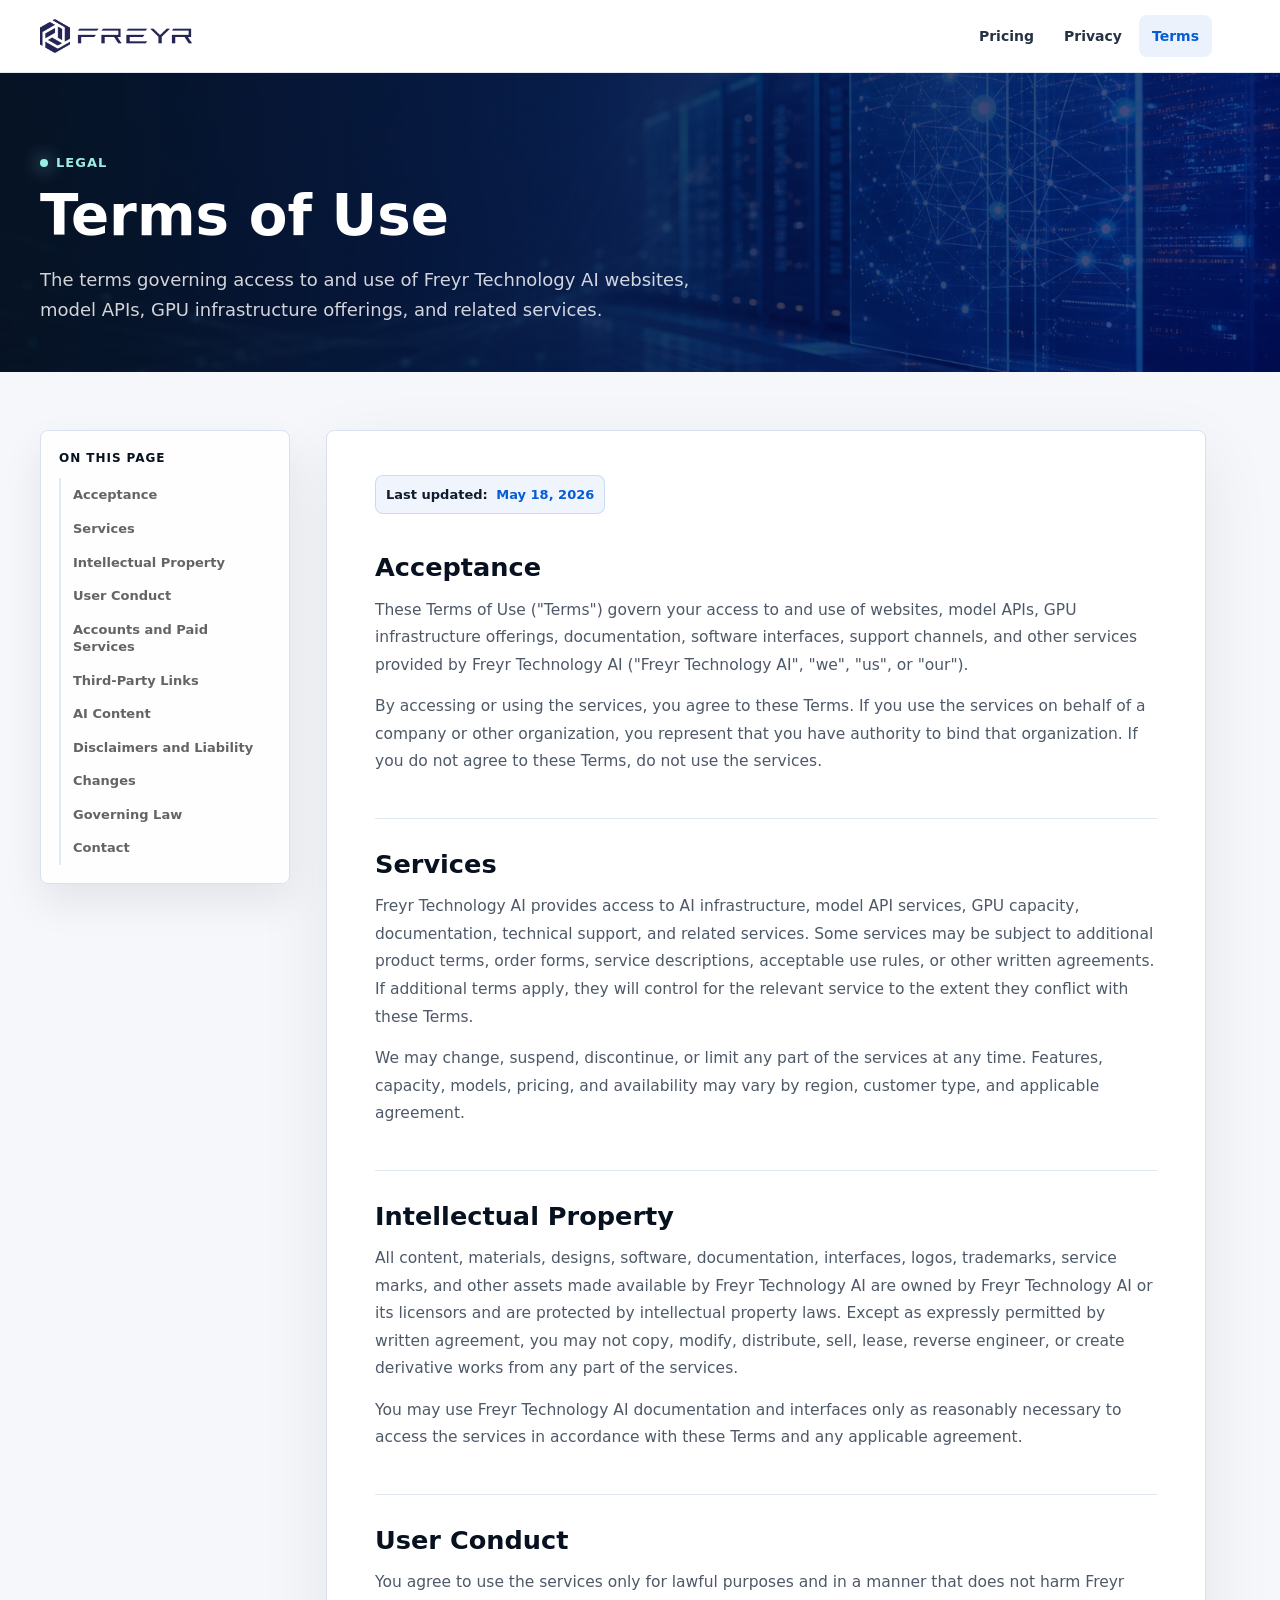
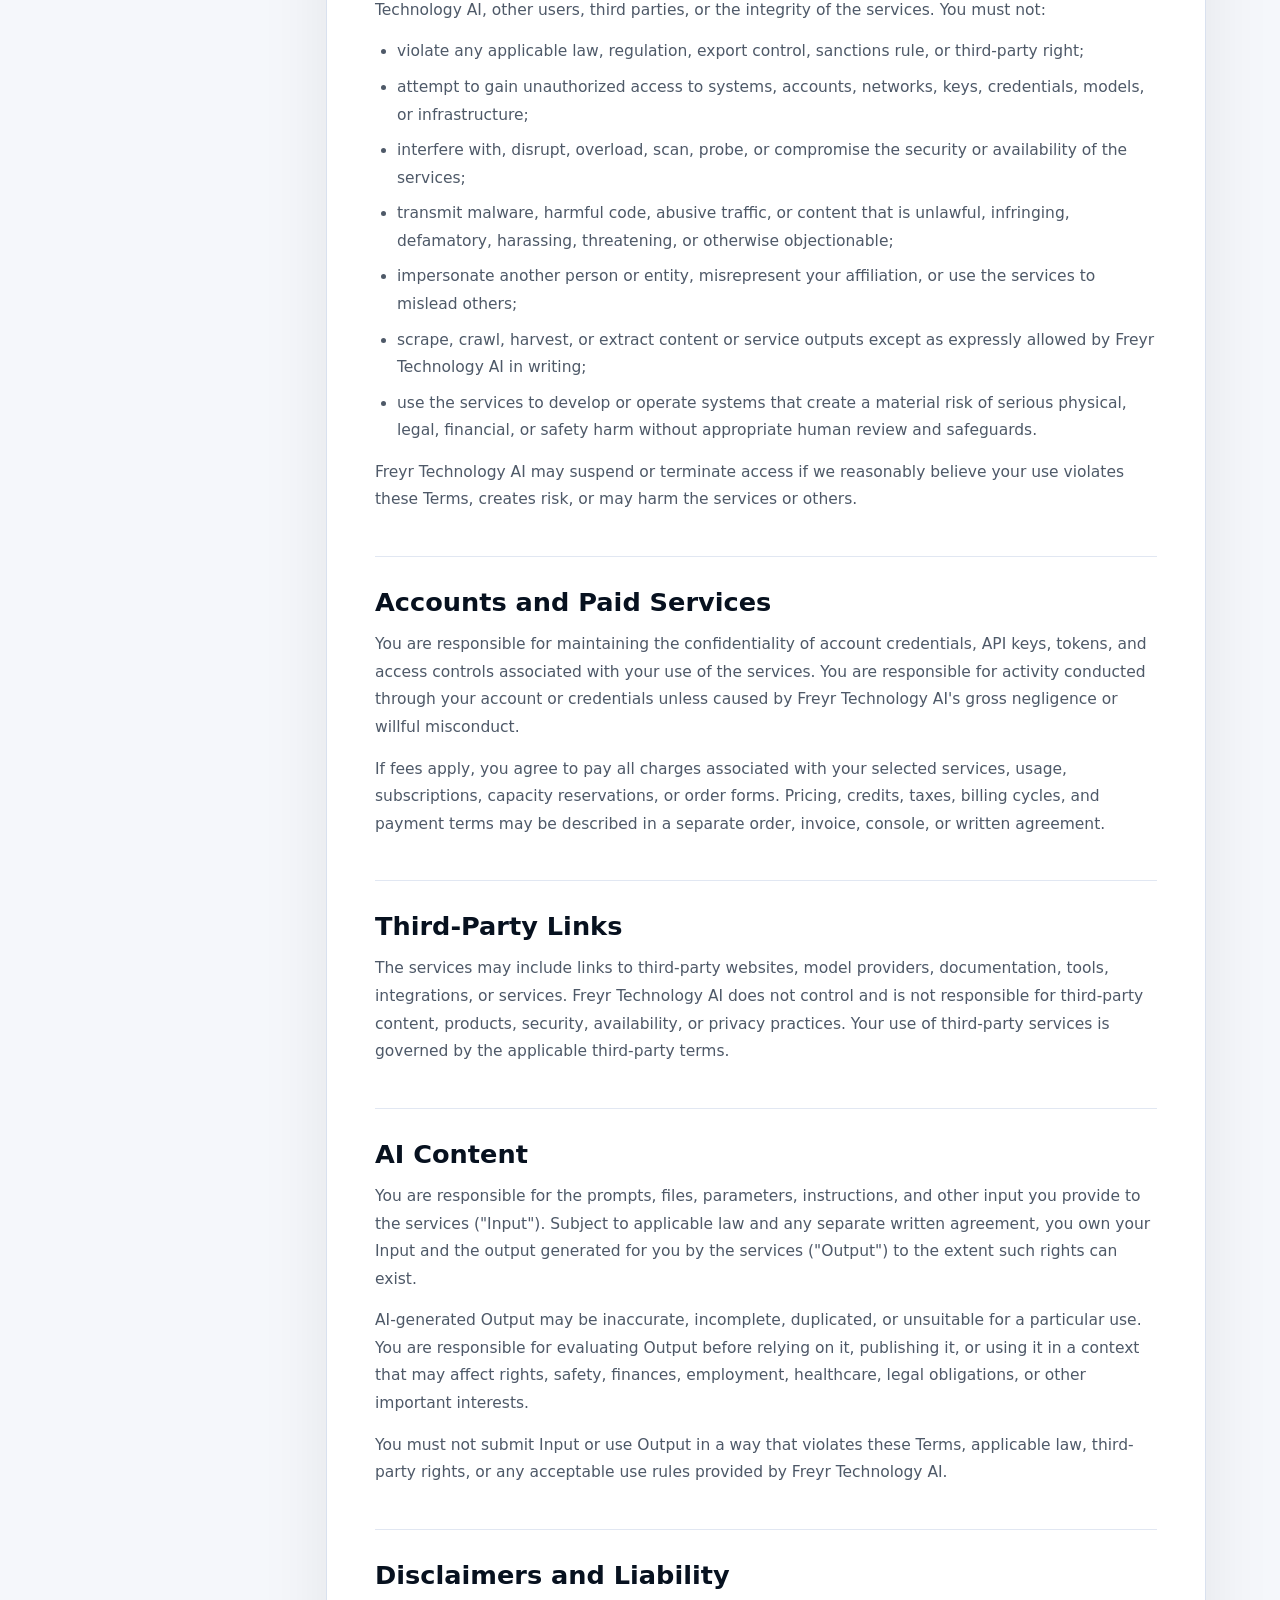
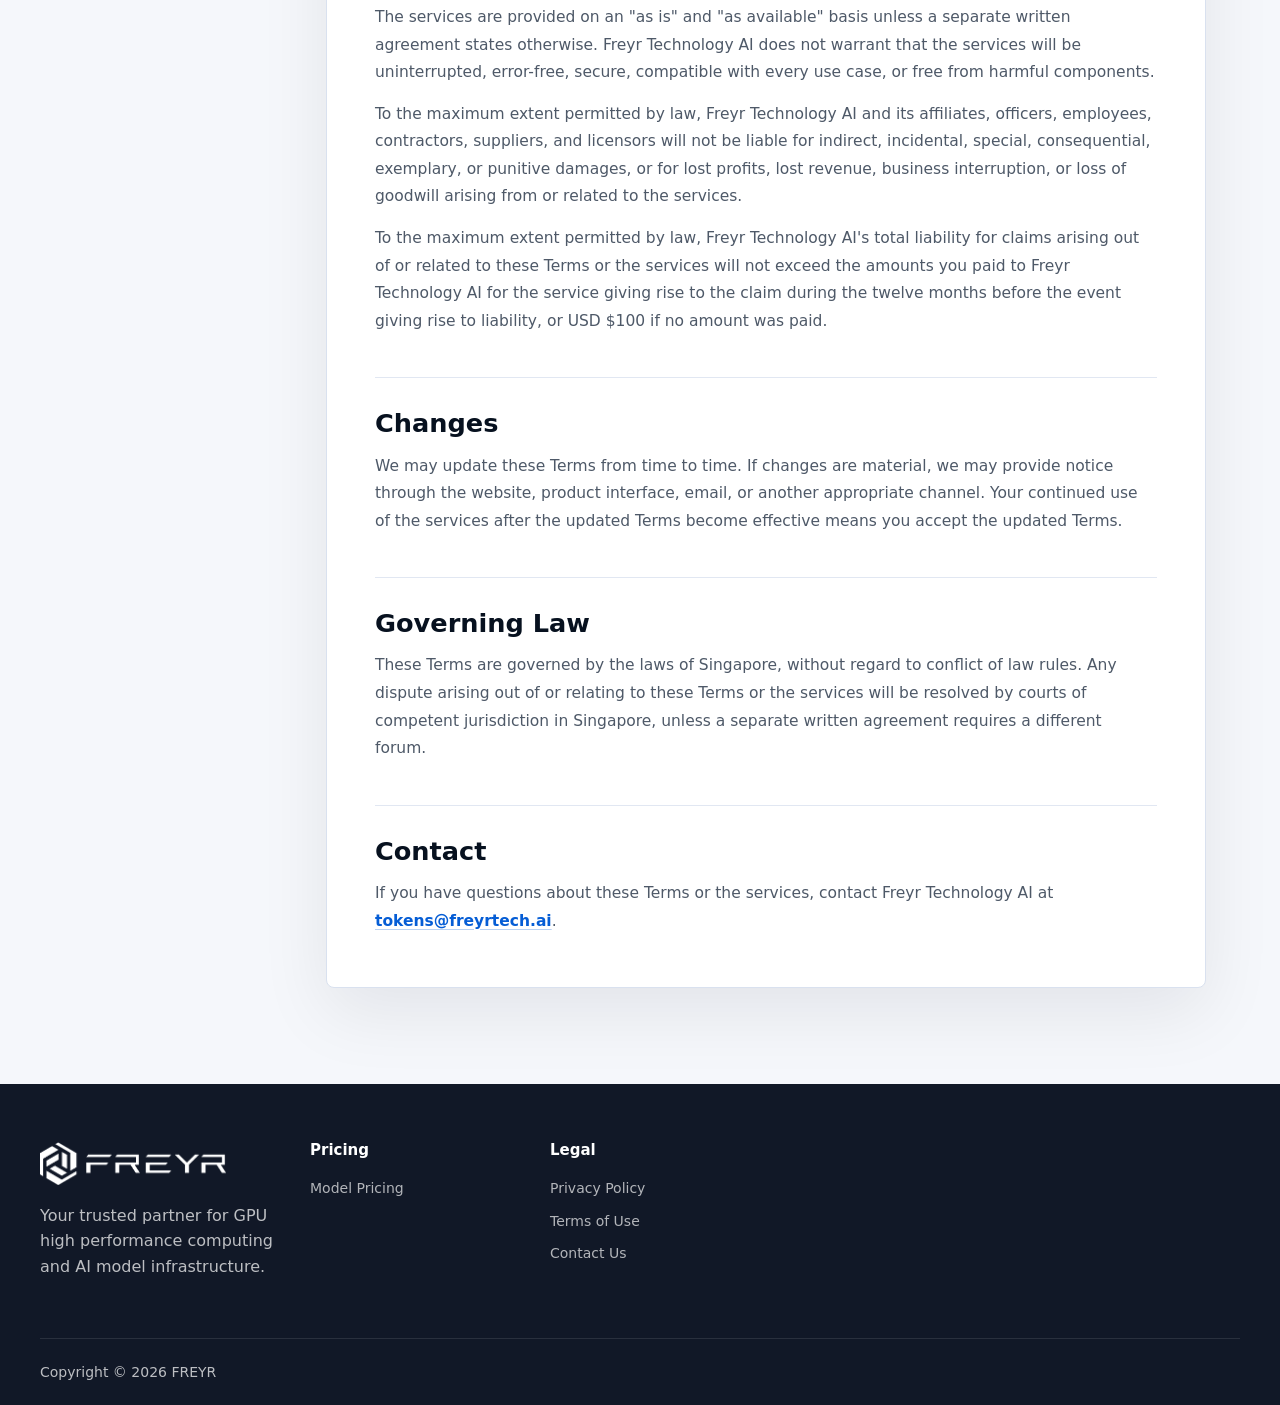
<file: terms.html>
<!doctype html>
<html lang="en">
  <head>
    <meta charset="utf-8">
    <meta name="viewport" content="width=device-width, initial-scale=1">
    <title>Terms of Use | Freyr Technology AI</title>
    <meta name="description" content="Freyr Technology AI terms of use for access to Freyr Technology AI services.">
    <link rel="icon" type="image/png" href="assets/icon.png">
    <link rel="apple-touch-icon" href="assets/icon.png">
    <link rel="stylesheet" href="assets/styles.css?v=20260902-image-paths">
    <script defer src="assets/app.js?v=20260527-prod-api"></script>
  </head>
  <body data-page="terms">
    <div class="site-shell">
      <header class="site-header">
        <div class="container nav">
          <a class="brand" href="pricing.html" aria-label="Freyr Technology AI pricing">
            <img src="assets/logo.png" alt="Freyr Technology AI">
          </a>
          <nav class="nav-links" aria-label="Primary navigation">
            <a class="nav-link" data-nav="pricing" href="pricing.html">Pricing</a>
            <a class="nav-link" data-nav="privacy" href="privacy.html">Privacy</a>
            <a class="nav-link is-active" data-nav="terms" href="terms.html">Terms</a>
          </nav>
          <div class="nav-actions">
            <button class="menu-button" type="button" aria-label="Open menu" aria-expanded="false">
              <span></span><span></span><span></span>
            </button>
          </div>
        </div>
      </header>

      <main>
        <section class="page-hero">
          <div class="container">
            <span class="eyebrow">Legal</span>
            <h1>Terms of Use</h1>
            <p>The terms governing access to and use of Freyr Technology AI websites, model APIs, GPU infrastructure offerings, and related services.</p>
          </div>
        </section>

        <section class="section section-muted">
          <div class="container legal-layout">
            <aside class="legal-index" aria-label="Terms of Use sections">
              <a href="#acceptance">Acceptance</a>
              <a href="#services">Services</a>
              <a href="#intellectual-property">Intellectual Property</a>
              <a href="#user-conduct">User Conduct</a>
              <a href="#accounts-and-paid-services">Accounts and Paid Services</a>
              <a href="#third-party-links">Third-Party Links</a>
              <a href="#ai-content">AI Content</a>
              <a href="#disclaimers">Disclaimers and Liability</a>
              <a href="#changes">Changes</a>
              <a href="#governing-law">Governing Law</a>
              <a href="#contact">Contact</a>
            </aside>
            <article class="legal-content">
              <p><strong>Last updated:</strong> May 18, 2026</p>
              <h2 id="acceptance">Acceptance</h2>
              <p>These Terms of Use ("Terms") govern your access to and use of websites, model APIs, GPU infrastructure offerings, documentation, software interfaces, support channels, and other services provided by Freyr Technology AI ("Freyr Technology AI", "we", "us", or "our").</p>
              <p>By accessing or using the services, you agree to these Terms. If you use the services on behalf of a company or other organization, you represent that you have authority to bind that organization. If you do not agree to these Terms, do not use the services.</p>
              <h2 id="services">Services</h2>
              <p>Freyr Technology AI provides access to AI infrastructure, model API services, GPU capacity, documentation, technical support, and related services. Some services may be subject to additional product terms, order forms, service descriptions, acceptable use rules, or other written agreements. If additional terms apply, they will control for the relevant service to the extent they conflict with these Terms.</p>
              <p>We may change, suspend, discontinue, or limit any part of the services at any time. Features, capacity, models, pricing, and availability may vary by region, customer type, and applicable agreement.</p>
              <h2 id="intellectual-property">Intellectual Property</h2>
              <p>All content, materials, designs, software, documentation, interfaces, logos, trademarks, service marks, and other assets made available by Freyr Technology AI are owned by Freyr Technology AI or its licensors and are protected by intellectual property laws. Except as expressly permitted by written agreement, you may not copy, modify, distribute, sell, lease, reverse engineer, or create derivative works from any part of the services.</p>
              <p>You may use Freyr Technology AI documentation and interfaces only as reasonably necessary to access the services in accordance with these Terms and any applicable agreement.</p>
              <h2 id="user-conduct">User Conduct</h2>
              <p>You agree to use the services only for lawful purposes and in a manner that does not harm Freyr Technology AI, other users, third parties, or the integrity of the services. You must not:</p>
              <ul>
                <li>violate any applicable law, regulation, export control, sanctions rule, or third-party right;</li>
                <li>attempt to gain unauthorized access to systems, accounts, networks, keys, credentials, models, or infrastructure;</li>
                <li>interfere with, disrupt, overload, scan, probe, or compromise the security or availability of the services;</li>
                <li>transmit malware, harmful code, abusive traffic, or content that is unlawful, infringing, defamatory, harassing, threatening, or otherwise objectionable;</li>
                <li>impersonate another person or entity, misrepresent your affiliation, or use the services to mislead others;</li>
                <li>scrape, crawl, harvest, or extract content or service outputs except as expressly allowed by Freyr Technology AI in writing;</li>
                <li>use the services to develop or operate systems that create a material risk of serious physical, legal, financial, or safety harm without appropriate human review and safeguards.</li>
              </ul>
              <p>Freyr Technology AI may suspend or terminate access if we reasonably believe your use violates these Terms, creates risk, or may harm the services or others.</p>
              <h2 id="accounts-and-paid-services">Accounts and Paid Services</h2>
              <p>You are responsible for maintaining the confidentiality of account credentials, API keys, tokens, and access controls associated with your use of the services. You are responsible for activity conducted through your account or credentials unless caused by Freyr Technology AI's gross negligence or willful misconduct.</p>
              <p>If fees apply, you agree to pay all charges associated with your selected services, usage, subscriptions, capacity reservations, or order forms. Pricing, credits, taxes, billing cycles, and payment terms may be described in a separate order, invoice, console, or written agreement.</p>
              <h2 id="third-party-links">Third-Party Links</h2>
              <p>The services may include links to third-party websites, model providers, documentation, tools, integrations, or services. Freyr Technology AI does not control and is not responsible for third-party content, products, security, availability, or privacy practices. Your use of third-party services is governed by the applicable third-party terms.</p>
              <h2 id="ai-content">AI Content</h2>
              <p>You are responsible for the prompts, files, parameters, instructions, and other input you provide to the services ("Input"). Subject to applicable law and any separate written agreement, you own your Input and the output generated for you by the services ("Output") to the extent such rights can exist.</p>
              <p>AI-generated Output may be inaccurate, incomplete, duplicated, or unsuitable for a particular use. You are responsible for evaluating Output before relying on it, publishing it, or using it in a context that may affect rights, safety, finances, employment, healthcare, legal obligations, or other important interests.</p>
              <p>You must not submit Input or use Output in a way that violates these Terms, applicable law, third-party rights, or any acceptable use rules provided by Freyr Technology AI.</p>
              <h2 id="disclaimers">Disclaimers and Liability</h2>
              <p>The services are provided on an "as is" and "as available" basis unless a separate written agreement states otherwise. Freyr Technology AI does not warrant that the services will be uninterrupted, error-free, secure, compatible with every use case, or free from harmful components.</p>
              <p>To the maximum extent permitted by law, Freyr Technology AI and its affiliates, officers, employees, contractors, suppliers, and licensors will not be liable for indirect, incidental, special, consequential, exemplary, or punitive damages, or for lost profits, lost revenue, business interruption, or loss of goodwill arising from or related to the services.</p>
              <p>To the maximum extent permitted by law, Freyr Technology AI's total liability for claims arising out of or related to these Terms or the services will not exceed the amounts you paid to Freyr Technology AI for the service giving rise to the claim during the twelve months before the event giving rise to liability, or USD $100 if no amount was paid.</p>
              <h2 id="changes">Changes</h2>
              <p>We may update these Terms from time to time. If changes are material, we may provide notice through the website, product interface, email, or another appropriate channel. Your continued use of the services after the updated Terms become effective means you accept the updated Terms.</p>
              <h2 id="governing-law">Governing Law</h2>
              <p>These Terms are governed by the laws of Singapore, without regard to conflict of law rules. Any dispute arising out of or relating to these Terms or the services will be resolved by courts of competent jurisdiction in Singapore, unless a separate written agreement requires a different forum.</p>
              <h2 id="contact">Contact</h2>
              <p>If you have questions about these Terms or the services, contact Freyr Technology AI at <a href="mailto:tokens@freyrtech.ai">tokens@freyrtech.ai</a>.</p>
            </article>
          </div>
        </section>
      </main>

      <footer class="site-footer">
        <div class="container footer-main">
          <div class="footer-brand"><img src="assets/footer-logo.png" alt="Freyr Technology AI"><p>Your trusted partner for GPU high performance computing and AI model infrastructure.</p></div>
          <div class="footer-col"><h3>Pricing</h3><a href="pricing.html">Model Pricing</a></div>
          <div class="footer-col"><h3>Legal</h3><a href="privacy.html">Privacy Policy</a><a href="terms.html">Terms of Use</a><a href="mailto:tokens@freyrtech.ai">Contact Us</a></div>
        </div>
        <div class="container footer-bottom">
          <span>Copyright © <span data-year></span> FREYR</span>
        </div>
      </footer>
    </div>
  </body>
</html>
</file>
<file: assets/styles.css>
:root {
  --primary-navy: #000c60;
  --action-blue: #055dd5;
  --compute-cyan: #26d9c4;
  --warm-amber: #ffbb65;
  --ink: #07111f;
  --ink-soft: #101c2d;
  --slate: #626466;
  --muted: #7b8495;
  --mist: #f5f7fb;
  --white: #ffffff;
  --border: #d9e1ef;
  --border-strong: #b9c7dc;
  --success: #0b8f78;
  --danger: #bd3346;
  --shadow: 0 20px 60px rgba(7, 17, 31, 0.12);
  --radius: 8px;
  --max: 1200px;
  color-scheme: light;
}

* {
  box-sizing: border-box;
}

[hidden] {
  display: none !important;
}

html {
  scroll-behavior: smooth;
}

body {
  margin: 0;
  color: var(--ink);
  background: var(--white);
  font-family: Inter, ui-sans-serif, system-ui, -apple-system, BlinkMacSystemFont, "Segoe UI", sans-serif;
  font-size: 16px;
  line-height: 1.6;
}

img {
  max-width: 100%;
  display: block;
}

a {
  color: inherit;
  text-decoration: none;
}

p {
  margin: 0;
}

button,
input,
select,
textarea {
  font: inherit;
}

button {
  cursor: pointer;
}

.site-shell {
  min-height: 100vh;
  overflow: hidden;
}

.container {
  width: min(100% - 40px, var(--max));
  margin-inline: auto;
}

.site-header {
  position: sticky;
  top: 0;
  z-index: 50;
  border-bottom: 1px solid rgba(217, 225, 239, 0.72);
  background: rgba(255, 255, 255, 0.88);
  backdrop-filter: blur(18px);
}

.site-header.is-scrolled {
  box-shadow: 0 12px 30px rgba(7, 17, 31, 0.08);
}

.nav {
  display: flex;
  align-items: center;
  justify-content: space-between;
  min-height: 72px;
  gap: 28px;
}

.brand {
  display: inline-flex;
  align-items: center;
  gap: 12px;
  min-width: 180px;
}

.brand img {
  width: 152px;
  height: auto;
}

.brand-fallback {
  display: inline-flex;
  align-items: center;
  gap: 10px;
  color: var(--primary-navy);
  font-weight: 800;
  letter-spacing: 0;
}

.brand-mark {
  display: grid;
  place-items: center;
  width: 34px;
  height: 34px;
  color: var(--white);
  background: var(--primary-navy);
  border-radius: 8px;
}

.nav-links {
  display: flex;
  align-items: center;
  gap: 4px;
  margin-left: auto;
}

.nav-link {
  padding: 10px 13px;
  border-radius: 8px;
  color: #263244;
  font-size: 14px;
  font-weight: 650;
}

.nav-link:hover,
.nav-link.is-active {
  color: var(--action-blue);
  background: rgba(5, 93, 213, 0.08);
}

.nav-actions {
  display: flex;
  align-items: center;
  gap: 10px;
}

.menu-button {
  display: none;
  width: 42px;
  height: 42px;
  border: 1px solid var(--border);
  border-radius: 8px;
  color: var(--ink);
  background: var(--white);
}

.menu-button span {
  display: block;
  width: 18px;
  height: 2px;
  margin: 4px auto;
  background: currentColor;
}

.btn {
  display: inline-flex;
  align-items: center;
  justify-content: center;
  min-height: 42px;
  padding: 10px 16px;
  border: 1px solid transparent;
  border-radius: 8px;
  font-size: 14px;
  font-weight: 750;
  transition: transform 160ms ease, border-color 160ms ease, background 160ms ease, color 160ms ease;
}

.btn:hover {
  transform: translateY(-1px);
}

.btn-primary {
  color: var(--white);
  background: var(--action-blue);
  border-color: var(--action-blue);
}

.btn-primary:hover {
  background: #034fb7;
}

.btn-secondary {
  color: var(--primary-navy);
  background: var(--white);
  border-color: var(--border-strong);
}

.btn-secondary:hover {
  border-color: var(--action-blue);
}

.btn-dark {
  color: var(--white);
  background: var(--ink);
  border-color: rgba(255, 255, 255, 0.18);
}

.btn-ghost {
  color: var(--action-blue);
  background: rgba(5, 93, 213, 0.08);
  border-color: rgba(5, 93, 213, 0.14);
}

.hero {
  position: relative;
  isolation: isolate;
  min-height: 520px;
  color: var(--white);
  background: var(--ink);
}

.hero::before {
  content: "";
  position: absolute;
  inset: 0;
  z-index: -2;
  background:
    linear-gradient(90deg, rgba(7, 17, 31, 0.94) 0%, rgba(7, 17, 31, 0.78) 46%, rgba(7, 17, 31, 0.38) 100%),
    url("../model-list/tech-hero-bg-20260706.jpg") center / cover no-repeat;
}

.hero::after {
  content: "";
  position: absolute;
  inset: 0;
  z-index: -1;
  background-image:
    linear-gradient(rgba(255, 255, 255, 0.055) 1px, transparent 1px),
    linear-gradient(90deg, rgba(255, 255, 255, 0.055) 1px, transparent 1px);
  background-size: 48px 48px;
  mask-image: linear-gradient(90deg, #000 0%, rgba(0, 0, 0, 0.65) 58%, transparent 100%);
}

.hero .container {
  display: grid;
  grid-template-columns: minmax(0, 1.04fr) minmax(380px, 0.82fr);
  align-items: center;
  gap: 56px;
  min-height: 520px;
  padding: 42px 0 52px;
}

.eyebrow {
  display: inline-flex;
  align-items: center;
  gap: 8px;
  margin-bottom: 18px;
  color: var(--compute-cyan);
  font-size: 13px;
  font-weight: 800;
  letter-spacing: 0.08em;
  text-transform: uppercase;
}

.eyebrow::before {
  content: "";
  width: 8px;
  height: 8px;
  border-radius: 50%;
  background: currentColor;
  box-shadow: 0 0 18px currentColor;
}

h1,
h2,
h3 {
  margin: 0;
  line-height: 1.08;
  letter-spacing: 0;
}

h1 {
  max-width: 820px;
  font-size: clamp(38px, 4.2vw, 54px);
  font-weight: 820;
}

h2 {
  font-size: clamp(32px, 4vw, 48px);
  font-weight: 800;
}

h3 {
  font-size: 22px;
  font-weight: 760;
}

.hero-copy {
  max-width: 720px;
  margin-top: 20px;
  color: rgba(255, 255, 255, 0.82);
  font-size: 18px;
}

.hero-actions,
.section-actions {
  display: flex;
  flex-wrap: wrap;
  gap: 12px;
  margin-top: 32px;
}

.hero-proof {
  display: grid;
  grid-template-columns: repeat(4, minmax(0, 1fr));
  gap: 12px;
  margin-top: 22px;
}

.proof-item {
  min-height: 78px;
  padding: 14px;
  border: 1px solid rgba(255, 255, 255, 0.18);
  border-radius: 8px;
  background: rgba(255, 255, 255, 0.08);
  backdrop-filter: blur(12px);
}

.proof-item strong {
  display: block;
  color: var(--white);
  font-size: 19px;
  line-height: 1.1;
}

.proof-item span {
  display: block;
  margin-top: 6px;
  color: rgba(255, 255, 255, 0.68);
  font-size: 13px;
}

.hero-panel {
  position: relative;
  padding: 18px;
  border: 1px solid rgba(255, 255, 255, 0.18);
  border-radius: 8px;
  background: rgba(255, 255, 255, 0.1);
  box-shadow: 0 30px 90px rgba(0, 0, 0, 0.32);
  backdrop-filter: blur(16px);
}

.hero-photo {
  width: 100%;
  aspect-ratio: 4 / 3;
  object-fit: cover;
  border-radius: 8px;
  border: 1px solid rgba(255, 255, 255, 0.14);
}

.dashboard-card {
  position: absolute;
  left: -34px;
  right: 28px;
  bottom: -34px;
  padding: 18px;
  border: 1px solid rgba(255, 255, 255, 0.2);
  border-radius: 8px;
  background: rgba(7, 17, 31, 0.92);
  box-shadow: var(--shadow);
}

.dashboard-card-top {
  display: flex;
  justify-content: space-between;
  gap: 12px;
  color: rgba(255, 255, 255, 0.74);
  font-size: 13px;
}

.status {
  display: inline-flex;
  align-items: center;
  gap: 8px;
  color: var(--compute-cyan);
  font-weight: 760;
}

.status::before {
  content: "";
  width: 8px;
  height: 8px;
  border-radius: 50%;
  background: currentColor;
}

.metric-grid {
  display: grid;
  grid-template-columns: repeat(3, 1fr);
  gap: 10px;
  margin-top: 16px;
}

.metric {
  padding: 12px;
  border-radius: 8px;
  background: rgba(255, 255, 255, 0.08);
}

.metric strong {
  display: block;
  color: var(--white);
  font-size: 20px;
}

.metric span {
  color: rgba(255, 255, 255, 0.62);
  font-size: 12px;
}

.section {
  padding: 96px 0;
}

.section-compact {
  padding: 72px 0;
}

.section-muted {
  background: var(--mist);
}

.section-dark {
  color: var(--white);
  background: var(--ink);
}

.section-header {
  display: flex;
  align-items: end;
  justify-content: space-between;
  gap: 32px;
  margin-bottom: 36px;
}

.section-header p {
  max-width: 620px;
  color: var(--slate);
  font-size: 17px;
}

.section-dark .section-header p {
  color: rgba(255, 255, 255, 0.72);
}

.kicker {
  color: var(--action-blue);
  font-size: 13px;
  font-weight: 800;
  letter-spacing: 0.08em;
  text-transform: uppercase;
}

.card-grid {
  display: grid;
  grid-template-columns: repeat(3, minmax(0, 1fr));
  gap: 18px;
}

.card {
  padding: 24px;
  border: 1px solid var(--border);
  border-radius: 8px;
  background: var(--white);
  box-shadow: 0 12px 34px rgba(7, 17, 31, 0.05);
}

.section-dark .card {
  color: var(--white);
  border-color: rgba(255, 255, 255, 0.15);
  background: rgba(255, 255, 255, 0.06);
}

.card p {
  margin-top: 12px;
  color: var(--slate);
}

.section-dark .card p {
  color: rgba(255, 255, 255, 0.72);
}

.icon-tile {
  display: grid;
  place-items: center;
  width: 42px;
  height: 42px;
  margin-bottom: 18px;
  color: var(--primary-navy);
  border-radius: 8px;
  background: rgba(38, 217, 196, 0.16);
  font-size: 13px;
  font-weight: 850;
}

.link-arrow {
  display: inline-flex;
  margin-top: 18px;
  color: var(--action-blue);
  font-weight: 800;
}

.model-toolbar {
  display: flex;
  flex-wrap: wrap;
  align-items: center;
  gap: 12px;
  margin-bottom: 24px;
  padding: 16px;
  border: 1px solid var(--border);
  border-radius: 8px;
  background: var(--white);
}

body[data-page="pricing"] .section-muted {
  background:
    linear-gradient(180deg, #f7f9fd 0%, #eef4fb 100%);
}

body[data-page="pricing"] .pricing-summary {
  grid-template-columns: repeat(2, minmax(0, 1fr));
  max-width: 760px;
}

body[data-page="pricing"] .price-card {
  min-height: 156px;
  border-color: rgba(185, 199, 220, 0.78);
  box-shadow: 0 18px 42px rgba(7, 17, 31, 0.07);
}

body[data-page="pricing"] .model-toolbar {
  margin: 8px 0 26px;
  padding: 14px;
  border-color: rgba(185, 199, 220, 0.74);
  background: rgba(255, 255, 255, 0.82);
  box-shadow: 0 14px 32px rgba(7, 17, 31, 0.06);
  backdrop-filter: blur(12px);
}

.playground {
  display: grid;
  grid-template-columns: minmax(0, 1fr) minmax(360px, 0.72fr);
  gap: 20px;
  margin-bottom: 28px;
  padding: 24px;
  border: 1px solid var(--border);
  border-radius: 8px;
  background: var(--white);
  box-shadow: 0 16px 48px rgba(7, 17, 31, 0.08);
}

.playground > * {
  min-width: 0;
}

.playground-main p {
  max-width: 760px;
  margin-top: 12px;
  color: var(--slate);
}

.playground h2 {
  max-width: 620px;
  font-size: clamp(28px, 2.4vw, 38px);
}

.playground-field {
  display: grid;
  gap: 8px;
  margin-top: 18px;
}

.playground-field label,
.param-row label {
  color: #2c3546;
  font-size: 13px;
  font-weight: 850;
}

.playground-select {
  width: 100%;
}

.playground-input {
  width: 100%;
  padding: 12px;
  border: 1px solid var(--border);
  border-radius: 8px;
  color: var(--ink);
  background: var(--white);
  resize: vertical;
}

.playground-input:focus {
  outline: 3px solid rgba(5, 93, 213, 0.15);
  border-color: var(--action-blue);
}

.playground-actions {
  display: flex;
  flex-wrap: wrap;
  gap: 10px;
  margin-top: 18px;
}

.playground-params {
  display: grid;
  gap: 16px;
  align-content: start;
  min-width: 0;
  padding: 18px;
  border: 1px solid var(--border);
  border-radius: 8px;
  background: #f8fafc;
}

.param-row {
  display: grid;
  gap: 8px;
}

.param-row div {
  display: flex;
  justify-content: space-between;
  gap: 12px;
}

.param-row span {
  color: var(--action-blue);
  font-size: 13px;
  font-weight: 850;
}

.param-row input[type="range"] {
  width: 100%;
  accent-color: var(--action-blue);
}

.playground-checkbox {
  margin-top: 2px;
}

.playground-header-field {
  margin-top: 0;
}

.playground-header-input {
  min-height: 116px;
  font-family: ui-monospace, SFMono-Regular, Menlo, Monaco, Consolas, "Liberation Mono", monospace;
  font-size: 12px;
  line-height: 1.5;
}

.playground-code {
  margin-top: 0;
  max-width: 100%;
  min-width: 0;
}

.playground-code pre {
  white-space: pre-wrap;
  overflow-wrap: anywhere;
  word-break: break-word;
}

.playground-result {
  display: grid;
  gap: 10px;
  max-width: 100%;
  min-height: 132px;
  padding: 18px;
  border: 1px solid rgba(5, 93, 213, 0.28);
  border-radius: 8px;
  color: #1e3a4f;
  background: linear-gradient(180deg, #ffffff 0%, #eef8ff 100%);
  box-shadow: 0 12px 32px rgba(5, 93, 213, 0.1);
  font-size: 14px;
  overflow: hidden;
  overflow-wrap: anywhere;
  word-break: break-word;
}

.playground-result strong {
  color: var(--ink);
}

.playground-output {
  overflow: auto;
  box-sizing: border-box;
  max-width: 100%;
  max-height: 260px;
  margin: 4px 0 0;
  padding: 12px;
  border-radius: 8px;
  color: #d9e8ff;
  background: #091221;
  white-space: pre-wrap;
  overflow-wrap: anywhere;
  word-break: break-word;
}

#playgroundUsage {
  display: block;
  max-width: 100%;
  color: #516173;
  font-size: 12px;
  line-height: 1.55;
  overflow-wrap: anywhere;
  word-break: break-word;
}

.segmented {
  display: inline-flex;
  gap: 4px;
  padding: 4px;
  border: 1px solid var(--border);
  border-radius: 8px;
  background: var(--mist);
}

.segmented button,
.chip {
  min-height: 36px;
  padding: 8px 12px;
  border: 1px solid transparent;
  border-radius: 8px;
  color: #2a3445;
  background: transparent;
  font-size: 14px;
  font-weight: 740;
}

.segmented button.is-active,
.chip.is-active {
  color: var(--white);
  background: var(--action-blue);
}

.segmented button:disabled,
.search:disabled,
.select:disabled {
  cursor: progress;
  opacity: 0.62;
}

.search,
.select {
  min-height: 42px;
  border: 1px solid var(--border);
  border-radius: 8px;
  background: var(--white);
}

.search {
  flex: 1 1 260px;
  padding: 10px 12px;
}

.select {
  padding: 10px 36px 10px 12px;
  color: var(--ink);
}

.model-grid {
  display: grid;
  grid-template-columns: repeat(3, minmax(0, 1fr));
  gap: 18px;
}

.pricing-summary {
  display: grid;
  grid-template-columns: repeat(4, minmax(0, 1fr));
  gap: 18px;
  margin-bottom: 24px;
}

.price-card {
  min-height: 170px;
}

.price-card strong {
  display: block;
  margin-top: 16px;
  color: var(--ink);
  font-size: 30px;
  line-height: 1.1;
}

.price-card p {
  color: var(--slate);
}

.price-card-loading strong,
.price-card-empty strong {
  font-size: 26px;
}

.price-card-loading {
  position: relative;
  overflow: hidden;
}

.price-card-loading::after {
  content: "";
  position: absolute;
  inset: 0;
  transform: translateX(-100%);
  background: linear-gradient(90deg, transparent, rgba(255, 255, 255, 0.62), transparent);
  animation: loading-sweep 1.4s infinite;
}

.pricing-table-card {
  overflow: hidden;
  padding: 0;
  border: 1px solid rgba(185, 199, 220, 0.82);
  border-radius: 8px;
  background: var(--white);
  box-shadow: 0 26px 70px rgba(7, 17, 31, 0.1);
}

.pricing-table-head {
  display: flex;
  align-items: end;
  justify-content: space-between;
  gap: 24px;
  margin-bottom: 0;
  padding: 28px 30px 24px;
  border-bottom: 1px solid rgba(217, 225, 239, 0.82);
  background:
    linear-gradient(180deg, rgba(255, 255, 255, 0.98), rgba(248, 251, 255, 0.96));
}

.pricing-table-head .kicker {
  display: inline-flex;
  align-items: center;
  gap: 8px;
  margin-bottom: 10px;
  color: #07584e;
  font-size: 12px;
}

.pricing-table-head .kicker::before {
  content: "";
  width: 8px;
  height: 8px;
  border-radius: 50%;
  background: var(--compute-cyan);
  box-shadow: 0 0 14px rgba(38, 217, 196, 0.78);
}

.pricing-table-head h2 {
  color: var(--ink);
  font-size: clamp(30px, 3vw, 42px);
  line-height: 1.02;
  font-weight: 850;
}

.pricing-table-head p {
  max-width: 300px;
  padding: 8px 10px;
  border: 1px solid rgba(5, 93, 213, 0.13);
  border-radius: 8px;
  color: #38506b;
  background: rgba(5, 93, 213, 0.05);
  font-size: 13px;
  font-weight: 720;
  line-height: 1.45;
}

[data-pricing-table] td span:not(.badge) {
  color: var(--muted);
  font-size: 12px;
}

.pricing-loading-row span {
  display: block;
  width: 100%;
  max-width: 160px;
  height: 14px;
  border-radius: 8px;
  background: linear-gradient(90deg, #eef3f9 0%, #f7faff 45%, #eef3f9 100%);
  background-size: 220% 100%;
  animation: loading-shimmer 1.3s ease-in-out infinite;
}

.pricing-loading-row td:first-child span:first-child {
  max-width: 180px;
  height: 16px;
  margin-bottom: 8px;
}

.pricing-loading-row td:first-child span:last-child {
  max-width: 240px;
  height: 12px;
}

.model-card {
  display: flex;
  flex-direction: column;
  min-height: 320px;
}

.model-card header {
  display: flex;
  justify-content: space-between;
  gap: 12px;
  margin-bottom: 18px;
}

.model-card h3 {
  font-size: 20px;
}

.badge {
  display: inline-flex;
  align-items: center;
  min-height: 26px;
  padding: 4px 8px;
  border-radius: 8px;
  color: var(--primary-navy);
  background: rgba(5, 93, 213, 0.08);
  font-size: 12px;
  font-weight: 820;
  white-space: nowrap;
}

.badge-cyan {
  color: #07584e;
  background: rgba(38, 217, 196, 0.18);
}

.badge-amber {
  color: #744609;
  background: rgba(255, 187, 101, 0.22);
}

.capabilities {
  display: flex;
  flex-wrap: wrap;
  gap: 7px;
  margin: 16px 0;
}

.capabilities span {
  padding: 5px 8px;
  border: 1px solid var(--border);
  border-radius: 8px;
  color: #3a4657;
  font-size: 12px;
  font-weight: 700;
}

.model-meta {
  display: grid;
  gap: 8px;
  margin-top: auto;
  padding-top: 16px;
  border-top: 1px solid var(--border);
  color: var(--muted);
  font-size: 13px;
}

.model-meta strong {
  color: var(--ink);
}

.model-actions {
  display: flex;
  flex-wrap: wrap;
  gap: 10px;
  margin-top: 18px;
}

.table-wrap {
  overflow-x: auto;
  border: 0;
  border-radius: 0;
  background: var(--white);
}

table {
  width: 100%;
  border-collapse: collapse;
  min-width: 640px;
}

th,
td {
  padding: 17px 20px;
  border-bottom: 1px solid var(--border);
  text-align: left;
  vertical-align: top;
}

th {
  color: #526071;
  background: #f7faff;
  font-size: 12px;
  font-weight: 850;
  letter-spacing: 0.04em;
  text-transform: uppercase;
}

tbody tr {
  transition: background 150ms ease;
}

tbody tr:hover {
  background: #f9fbff;
}

@keyframes loading-shimmer {
  0% {
    background-position: 120% 0;
  }
  100% {
    background-position: -120% 0;
  }
}

@keyframes loading-sweep {
  100% {
    transform: translateX(100%);
  }
}

tr:last-child td {
  border-bottom: 0;
}

.split {
  display: grid;
  grid-template-columns: minmax(0, 0.9fr) minmax(380px, 1fr);
  gap: 42px;
  align-items: start;
}

.image-panel {
  overflow: hidden;
  border: 1px solid var(--border);
  border-radius: 8px;
  background: var(--white);
  box-shadow: var(--shadow);
}

.image-panel img {
  width: 100%;
  aspect-ratio: 16 / 10;
  object-fit: cover;
}

.image-panel-content {
  padding: 22px;
}

.steps {
  display: grid;
  gap: 14px;
}

.step {
  display: grid;
  grid-template-columns: 42px 1fr;
  gap: 16px;
  padding: 18px;
  border: 1px solid var(--border);
  border-radius: 8px;
  background: var(--white);
}

.step-number {
  display: grid;
  place-items: center;
  width: 42px;
  height: 42px;
  border-radius: 8px;
  color: var(--white);
  background: var(--primary-navy);
  font-weight: 850;
}

.cta-band {
  padding: 40px;
  border-radius: 8px;
  color: var(--white);
  background:
    linear-gradient(90deg, rgba(0, 12, 96, 0.98), rgba(5, 93, 213, 0.86)),
    url("../model-list/tech-hero-bg-20260706.jpg") center / cover no-repeat;
}

.cta-band h2 {
  max-width: 720px;
}

.cta-band p {
  max-width: 680px;
  margin-top: 14px;
  color: rgba(255, 255, 255, 0.78);
}

.page-hero {
  padding: 86px 0 56px;
  color: var(--white);
  background:
    linear-gradient(90deg, rgba(7, 17, 31, 0.94), rgba(0, 12, 96, 0.78)),
    url("../model-list/tech-hero-bg-20260706.jpg") center / cover no-repeat;
}

.page-hero p {
  max-width: 760px;
  margin-top: 18px;
  color: rgba(255, 255, 255, 0.76);
  font-size: 18px;
}

body[data-page="privacy"] .page-hero,
body[data-page="terms"] .page-hero {
  padding: 76px 0 48px;
  background:
    linear-gradient(90deg, rgba(7, 17, 31, 0.9), rgba(0, 12, 96, 0.72)),
    url("../model-list/tech-hero-bg-20260706.jpg") center / cover no-repeat;
}

body[data-page="privacy"] .page-hero .eyebrow,
body[data-page="terms"] .page-hero .eyebrow {
  margin-bottom: 14px;
  color: #9ceee4;
}

body[data-page="privacy"] .page-hero h1,
body[data-page="terms"] .page-hero h1 {
  max-width: 760px;
  font-size: clamp(40px, 4.4vw, 58px);
  line-height: 1.02;
}

body[data-page="privacy"] .page-hero p,
body[data-page="terms"] .page-hero p {
  max-width: 680px;
  margin-top: 20px;
  color: rgba(255, 255, 255, 0.82);
  font-size: 18px;
  line-height: 1.65;
}

body[data-page="privacy"] .page-hero + .section,
body[data-page="terms"] .page-hero + .section {
  padding-top: 58px;
}

.docs-layout {
  display: grid;
  grid-template-columns: 260px minmax(0, 1fr);
  gap: 42px;
  align-items: start;
}

.docs-sidebar {
  position: sticky;
  top: 96px;
  padding: 18px;
  border: 1px solid var(--border);
  border-radius: 8px;
  background: var(--white);
}

.docs-sidebar a {
  display: block;
  padding: 9px 10px;
  border-radius: 8px;
  color: #384356;
  font-size: 14px;
  font-weight: 720;
}

.docs-sidebar a:hover {
  color: var(--action-blue);
  background: rgba(5, 93, 213, 0.08);
}

.docs-content {
  display: grid;
  gap: 28px;
}

.doc-section {
  padding: 30px;
  border: 1px solid var(--border);
  border-radius: 8px;
  background: var(--white);
}

.doc-section p {
  margin-top: 12px;
  color: var(--slate);
}

.code-block {
  position: relative;
  min-width: 0;
  margin-top: 18px;
  border: 1px solid #20304a;
  border-radius: 8px;
  background: #091221;
}

.code-block pre {
  overflow-x: auto;
  margin: 0;
  padding: 20px;
  color: #d9e8ff;
  font-size: 14px;
  line-height: 1.55;
}

.copy-button {
  position: absolute;
  top: 10px;
  right: 10px;
  min-height: 32px;
  padding: 6px 10px;
  border: 1px solid rgba(255, 255, 255, 0.2);
  border-radius: 8px;
  color: var(--white);
  background: rgba(255, 255, 255, 0.08);
  font-size: 12px;
  font-weight: 760;
}

.callout {
  margin-top: 18px;
  padding: 16px;
  border: 1px solid rgba(255, 187, 101, 0.42);
  border-radius: 8px;
  color: #4c300a;
  background: rgba(255, 187, 101, 0.16);
}

.api-status {
  display: inline-flex;
  max-width: 860px;
  margin-top: 18px;
  padding: 10px 12px;
  border: 1px solid var(--border);
  border-radius: 8px;
  color: var(--slate);
  background: rgba(255, 255, 255, 0.74);
  font-size: 13px;
  font-weight: 720;
  line-height: 1.45;
}

.api-status.is-live {
  border-color: rgba(26, 152, 105, 0.34);
  color: #0d6849;
  background: rgba(223, 246, 235, 0.86);
}

.api-status.is-fallback,
.api-status.is-missing-config {
  border-color: rgba(255, 187, 101, 0.46);
  color: #5b3606;
  background: rgba(255, 235, 202, 0.86);
}

.legal-layout {
  display: grid;
  grid-template-columns: 250px minmax(0, 880px);
  gap: 36px;
  align-items: start;
}

.legal-index {
  position: sticky;
  top: 96px;
  max-height: calc(100vh - 120px);
  overflow-y: auto;
  padding: 18px;
  border: 1px solid var(--border);
  border-radius: 8px;
  background: rgba(255, 255, 255, 0.92);
  box-shadow: 0 18px 40px rgba(7, 17, 31, 0.08);
}

.legal-index::before {
  content: "On this page";
  display: block;
  margin-bottom: 10px;
  color: var(--ink);
  font-size: 12px;
  font-weight: 820;
  letter-spacing: 0.08em;
  text-transform: uppercase;
}

.legal-index a {
  display: block;
  padding: 8px 0 8px 12px;
  border-left: 2px solid rgba(5, 93, 213, 0.12);
  color: var(--slate);
  font-size: 13px;
  font-weight: 650;
  line-height: 1.35;
}

.legal-index a:hover {
  border-left-color: var(--action-blue);
  color: var(--action-blue);
}

.legal-content {
  padding: 44px 48px 52px;
  border: 1px solid var(--border);
  border-radius: 8px;
  background: var(--white);
  box-shadow: 0 24px 70px rgba(7, 17, 31, 0.08);
}

.legal-content > p:first-child {
  display: inline-block;
  margin-bottom: 18px;
  padding: 7px 10px;
  border: 1px solid rgba(5, 93, 213, 0.16);
  border-radius: 8px;
  color: var(--action-blue);
  background: rgba(5, 93, 213, 0.06);
  font-size: 13px;
  font-weight: 720;
}

.legal-content > p:first-child strong {
  margin-right: 4px;
}

.legal-content h2 {
  margin-top: 42px;
  padding-top: 30px;
  border-top: 1px solid rgba(217, 225, 239, 0.78);
  color: var(--ink);
  font-size: clamp(24px, 2vw, 30px);
  line-height: 1.18;
  font-weight: 800;
}

.legal-content h2:first-of-type {
  margin-top: 20px;
  padding-top: 0;
  border-top: 0;
}

.legal-content h3 {
  margin-top: 28px;
  color: #263244;
  font-size: 17px;
  line-height: 1.3;
  font-weight: 780;
}

.legal-content h2 + p,
.legal-content h3 + p,
.legal-content p + p,
.legal-content p + ul,
.legal-content ul + p {
  margin-top: 14px;
}

.legal-content ul {
  margin: 0;
  padding-left: 22px;
}

.legal-content p,
.legal-content li {
  color: #4e5968;
  font-size: 15.5px;
  line-height: 1.78;
}

.legal-content li + li {
  margin-top: 8px;
}

.legal-content strong {
  color: var(--ink-soft);
}

.legal-content a {
  color: var(--action-blue);
  font-weight: 720;
  text-decoration: underline;
  text-decoration-color: rgba(5, 93, 213, 0.28);
  text-underline-offset: 3px;
}

.legal-content a:hover {
  text-decoration-color: currentColor;
}

.search:focus,
.select:focus {
  outline: 3px solid rgba(5, 93, 213, 0.15);
  border-color: var(--action-blue);
}

.checkbox {
  display: flex;
  align-items: flex-start;
  gap: 10px;
  color: var(--slate);
  font-size: 14px;
}

.checkbox input {
  width: auto;
  min-height: auto;
  margin-top: 5px;
}

.map-card {
  margin-top: 28px;
  min-height: 280px;
  padding: 28px;
  border: 1px solid var(--border);
  border-radius: 8px;
  background:
    linear-gradient(135deg, rgba(0, 12, 96, 0.85), rgba(5, 93, 213, 0.62)),
    url("../model-list/tech-hero-bg-20260706.jpg") center / cover no-repeat;
  color: var(--white);
}

.site-footer {
  color: rgba(255, 255, 255, 0.72);
  background: #111827;
}

.footer-main {
  display: grid;
  grid-template-columns: minmax(240px, 1.1fr) repeat(4, minmax(0, 1fr));
  gap: 30px;
  padding: 58px 0;
}

.footer-brand img {
  width: 186px;
  margin-bottom: 18px;
}

.footer-brand p {
  max-width: 340px;
}

.footer-col h3 {
  margin-bottom: 14px;
  color: var(--white);
  font-size: 15px;
}

.footer-col a {
  display: block;
  padding: 5px 0;
  color: rgba(255, 255, 255, 0.68);
  font-size: 14px;
}

.footer-col a:hover {
  color: var(--white);
}

.footer-bottom {
  display: flex;
  justify-content: space-between;
  gap: 20px;
  padding: 22px 0;
  border-top: 1px solid rgba(255, 255, 255, 0.1);
  font-size: 14px;
}

.dialog {
  width: min(720px, calc(100% - 32px));
  border: 1px solid var(--border);
  border-radius: 8px;
  padding: 0;
  box-shadow: var(--shadow);
}

.dialog::backdrop {
  background: rgba(7, 17, 31, 0.62);
}

.dialog-body {
  padding: 28px;
}

.dialog-close {
  position: absolute;
  top: 16px;
  right: 16px;
  width: 36px;
  height: 36px;
  border: 1px solid var(--border);
  border-radius: 8px;
  background: var(--white);
}

.empty-state {
  grid-column: 1 / -1;
  padding: 40px;
  border: 1px dashed var(--border-strong);
  border-radius: 8px;
  color: var(--slate);
  text-align: center;
}

.source-note {
  margin-top: 18px;
  color: var(--muted);
  font-size: 13px;
}

@media (max-width: 1040px) {
  .hero .container,
  .split,
  .docs-layout,
  .legal-layout {
    grid-template-columns: 1fr;
  }

  .hero {
    min-height: auto;
  }

  .hero .container {
    min-height: auto;
    padding: 72px 0 104px;
  }

  .hero-panel {
    max-width: 620px;
  }

  .dashboard-card {
    left: 18px;
    right: 18px;
  }

  .hero-proof,
  .model-grid,
  .pricing-summary,
  .card-grid {
    grid-template-columns: repeat(2, minmax(0, 1fr));
  }

  .docs-sidebar,
  .legal-index {
    position: static;
    max-height: none;
  }

  .playground,
  .footer-main {
    grid-template-columns: repeat(2, minmax(0, 1fr));
  }
}

@media (max-width: 820px) {
  .container {
    width: min(100% - 28px, var(--max));
  }

  .nav {
    min-height: 64px;
  }

  .menu-button {
    display: inline-block;
  }

  .nav-links {
    position: fixed;
    inset: 64px 14px auto 14px;
    display: none;
    flex-direction: column;
    align-items: stretch;
    padding: 12px;
    border: 1px solid var(--border);
    border-radius: 8px;
    background: var(--white);
    box-shadow: var(--shadow);
  }

  .nav-links.is-open {
    display: flex;
  }

  .nav-actions .btn {
    display: none;
  }

  .nav-link {
    padding: 12px;
  }

  .hero-proof,
  .model-grid,
  .pricing-summary,
  .card-grid,
  .metric-grid,
  .playground,
  .form-grid {
    grid-template-columns: 1fr;
  }

  .pricing-table-head {
    display: grid;
  }

  body[data-page="pricing"] .pricing-summary {
    grid-template-columns: 1fr;
    max-width: none;
  }

  body[data-page="pricing"] .pricing-table-head {
    align-items: start;
    padding: 24px;
  }

  body[data-page="pricing"] .pricing-table-head h2 {
    font-size: 30px;
  }

  body[data-page="pricing"] .pricing-table-head p {
    max-width: none;
  }

  .section {
    padding: 68px 0;
  }

  .section-header {
    display: grid;
    gap: 14px;
  }

  .hero-copy,
  .page-hero p {
    font-size: 17px;
  }

  .hero-panel {
    padding: 12px;
  }

  .dashboard-card {
    position: static;
    margin-top: 12px;
  }

  .model-toolbar {
    display: grid;
  }

  .segmented {
    width: 100%;
  }

  .segmented button {
    flex: 1;
  }

  .page-hero {
    padding: 64px 0 44px;
  }

  body[data-page="privacy"] .page-hero,
  body[data-page="terms"] .page-hero {
    padding: 58px 0 42px;
  }

  body[data-page="privacy"] .page-hero h1,
  body[data-page="terms"] .page-hero h1 {
    font-size: clamp(38px, 12vw, 48px);
  }

  .cta-band,
  .legal-content,
  .doc-section {
    padding: 24px;
  }

  .legal-content h2 {
    margin-top: 34px;
    padding-top: 24px;
    font-size: 24px;
  }

  .legal-content p,
  .legal-content li {
    font-size: 15px;
  }

  .footer-main,
  .footer-bottom {
    grid-template-columns: 1fr;
    display: grid;
  }
}
</file>
<file: model-list/styles-compact-ui-20260706.css>
:root {
  --navy: #000c60;
  --blue: #055dd5;
  --cyan: #26d9c4;
  --amber: #ffbb65;
  --ink: #07111f;
  --soft: #49566a;
  --muted: #758195;
  --bg: #f4f7fb;
  --surface: #ffffff;
  --line: #d9e1ef;
  --line-strong: #b9c7dc;
  --success: #0b8f78;
  --danger: #bd3346;
  --shadow: 0 20px 60px rgba(7, 17, 31, 0.12);
  --radius: 8px;
  color-scheme: light;
}

* {
  box-sizing: border-box;
}

[hidden] {
  display: none !important;
}

body {
  margin: 0;
  color: var(--ink);
  background:
    linear-gradient(180deg, #ffffff 0%, #f6f9fd 340px, var(--bg) 100%);
  font-family: Inter, ui-sans-serif, system-ui, -apple-system, BlinkMacSystemFont, "Segoe UI", sans-serif;
  font-size: 14px;
  line-height: 1.45;
}

button,
input,
select,
textarea {
  font: inherit;
  font-size: 13px;
}

button {
  cursor: pointer;
}

img {
  display: block;
  max-width: 100%;
}

.page-shell {
  width: min(100% - 32px, 1360px);
  margin-inline: auto;
  padding: 14px 0 36px;
}

.topbar {
  display: flex;
  align-items: center;
  justify-content: space-between;
  gap: 12px;
  min-height: 48px;
}

.brand img {
  width: 132px;
  height: auto;
}

.topbar-meta,
.panel-actions,
.playground-head,
.toolbar,
.request-preview > div {
  display: flex;
  align-items: center;
  gap: 10px;
}

.topbar-meta {
  flex-wrap: wrap;
  justify-content: flex-end;
  color: var(--muted);
  font-size: 12px;
  font-weight: 720;
}

.hero {
  position: relative;
  display: grid;
  grid-template-columns: minmax(0, 1fr) minmax(320px, 380px);
  gap: 18px;
  align-items: start;
  min-height: 246px;
  margin: 8px 0 16px;
  padding: 22px;
  overflow: hidden;
  border: 1px solid rgba(185, 199, 220, 0.58);
  border-radius: var(--radius);
  background:
    linear-gradient(90deg, rgba(7, 17, 31, 0.86) 0%, rgba(7, 17, 31, 0.64) 42%, rgba(7, 17, 31, 0.18) 100%),
    url("tech-hero-bg-20260706.jpg") center / cover no-repeat;
  box-shadow: 0 16px 44px rgba(7, 17, 31, 0.14);
}

.hero > * {
  position: relative;
  z-index: 1;
}

.eyebrow {
  display: inline-flex;
  margin-bottom: 8px;
  color: #68f1df;
  font-size: 10.5px;
  font-weight: 850;
  letter-spacing: 0.08em;
  text-transform: uppercase;
}

h1,
h2,
h3,
p {
  margin: 0;
}

h1 {
  max-width: 560px;
  color: #fff;
  font-size: clamp(24px, 3vw, 36px);
  line-height: 1.06;
  letter-spacing: 0;
}

h2 {
  font-size: 19px;
  line-height: 1.1;
}

h3 {
  font-size: 15px;
  line-height: 1.2;
}

.hero p {
  max-width: 540px;
  margin-top: 10px;
  color: #dce8f8;
  font-size: 13px;
}

.access-panel,
.playground,
.model-card,
.status-strip,
.request-preview,
.result {
  border: 1px solid var(--line);
  border-radius: var(--radius);
  background: var(--surface);
  box-shadow: 0 16px 44px rgba(7, 17, 31, 0.08);
}

.access-panel {
  display: grid;
  gap: 8px;
  padding: 13px;
}

label,
.form-label {
  color: #273345;
  font-size: 12px;
  font-weight: 820;
}

input,
select,
textarea {
  width: 100%;
  border: 1px solid var(--line);
  border-radius: var(--radius);
  color: var(--ink);
  background: #fff;
}

input,
select {
  min-height: 34px;
  padding: 6px 8px;
}

textarea {
  padding: 8px;
  resize: vertical;
}

input:focus,
select:focus,
textarea:focus {
  outline: 2px solid rgba(5, 93, 213, 0.16);
  border-color: var(--blue);
}

.microcopy {
  color: var(--muted);
  font-size: 11px;
}

.button {
  min-height: 34px;
  padding: 7px 10px;
  border: 1px solid transparent;
  border-radius: var(--radius);
  font-weight: 800;
}

.button.primary {
  color: #fff;
  background: var(--blue);
  border-color: var(--blue);
}

.button.secondary {
  color: var(--navy);
  background: #fff;
  border-color: var(--line-strong);
}

.button:disabled {
  cursor: not-allowed;
  color: #667085;
  background: #e4e9f2;
  border-color: #d2d9e6;
  box-shadow: none;
}

.copy-link {
  margin-left: auto;
  border: 0;
  color: var(--blue);
  background: transparent;
  font-size: 11px;
  font-weight: 850;
}

.pill,
.badge {
  display: inline-flex;
  align-items: center;
  min-height: 22px;
  padding: 3px 7px;
  border-radius: var(--radius);
  color: var(--navy);
  background: rgba(5, 93, 213, 0.08);
  font-size: 11px;
  font-weight: 820;
  white-space: nowrap;
}

.fixed-domain {
  min-height: 34px;
  padding: 7px 8px;
  border: 1px solid var(--line);
  border-radius: var(--radius);
  color: #273345;
  background: #f8fafc;
  font-weight: 760;
  overflow-wrap: anywhere;
}

.badge.music {
  color: #573a05;
  background: rgba(255, 187, 101, 0.26);
}

.badge.image {
  color: #07584e;
  background: rgba(38, 217, 196, 0.18);
}

.badge.video {
  color: #4a276a;
  background: rgba(135, 95, 214, 0.16);
}

.badge.text {
  color: var(--navy);
  background: rgba(5, 93, 213, 0.1);
}

.status-strip {
  display: grid;
  grid-template-columns: repeat(5, minmax(96px, 1fr)) minmax(200px, 1.7fr);
  gap: 0;
  overflow: hidden;
  margin-bottom: 16px;
}

.status-strip > div {
  display: grid;
  gap: 2px;
  min-height: 64px;
  padding: 11px;
  border-right: 1px solid var(--line);
  color: var(--muted);
  font-size: 12px;
}

.status-strip > div:last-child {
  border-right: 0;
}

.metric {
  color: var(--ink);
  font-size: 21px;
  font-weight: 850;
  line-height: 1;
}

.api-state {
  align-content: center;
  color: #38506b;
  background: rgba(5, 93, 213, 0.04);
  font-weight: 760;
}

.api-state.live {
  color: #0d6849;
  background: rgba(223, 246, 235, 0.72);
}

.api-state.error {
  color: #693505;
  background: rgba(255, 235, 202, 0.72);
}

.workspace {
  display: grid;
  grid-template-columns: minmax(0, 1fr);
  gap: 16px;
  align-items: start;
}

.catalog {
  min-width: 0;
}

.toolbar {
  flex-wrap: wrap;
  margin-bottom: 12px;
  padding: 10px;
  border: 1px solid var(--line);
  border-radius: var(--radius);
  background: rgba(255, 255, 255, 0.84);
  box-shadow: 0 12px 32px rgba(7, 17, 31, 0.06);
}

.segmented {
  display: inline-flex;
  gap: 3px;
  padding: 3px;
  border: 1px solid var(--line);
  border-radius: var(--radius);
  background: #f5f7fb;
}

.segmented button {
  min-height: 30px;
  padding: 5px 8px;
  border: 1px solid transparent;
  border-radius: var(--radius);
  color: #2a3445;
  background: transparent;
  font-size: 12px;
  font-weight: 800;
}

.segmented button.active {
  color: #fff;
  background: var(--blue);
}

.search {
  flex: 1 1 220px;
}

.select {
  width: auto;
  min-width: 135px;
}

.wide {
  width: 100%;
}

.model-grid {
  display: grid;
  grid-template-columns: repeat(2, minmax(0, 1fr));
  gap: 12px;
}

.model-card {
  display: grid;
  gap: 10px;
  min-width: 0;
  padding: 13px;
}

.model-card.is-selected {
  border-color: rgba(5, 93, 213, 0.42);
  box-shadow: 0 20px 48px rgba(5, 93, 213, 0.12);
}

.model-card header {
  display: flex;
  justify-content: space-between;
  gap: 8px;
}

.model-card p {
  color: var(--soft);
  font-size: 13px;
}

.model-id,
.endpoint,
.price {
  color: var(--muted);
  font-size: 11px;
  overflow-wrap: anywhere;
}

.capabilities {
  display: flex;
  flex-wrap: wrap;
  gap: 5px;
}

.capabilities span {
  padding: 3px 6px;
  border: 1px solid var(--line);
  border-radius: var(--radius);
  color: #39465a;
  font-size: 11px;
  font-weight: 720;
}

.card-actions {
  display: flex;
  gap: 6px;
}

.modal-open {
  overflow: hidden;
}

.playground-backdrop {
  position: fixed;
  inset: 0;
  z-index: 40;
  background: rgba(7, 17, 31, 0.56);
  backdrop-filter: blur(7px);
}

.playground {
  position: fixed;
  top: 50%;
  left: 50%;
  z-index: 50;
  display: none;
  grid-template-rows: auto minmax(0, 1fr);
  gap: 10px;
  width: min(1360px, calc(100vw - 36px));
  height: min(860px, calc(100vh - 36px));
  padding: 14px;
  transform: translate(-50%, -50%);
  border: 1px solid rgba(185, 199, 220, 0.92);
  border-radius: var(--radius);
  background: var(--surface);
  box-shadow: 0 34px 110px rgba(7, 17, 31, 0.36);
  overflow: hidden;
}

.workspace.is-playground-open .playground {
  display: grid;
}

.modal-close {
  position: absolute;
  top: 10px;
  right: 10px;
  z-index: 2;
  display: grid;
  width: 30px;
  height: 30px;
  place-items: center;
  border: 1px solid var(--line-strong);
  border-radius: var(--radius);
  color: #273345;
  background: #fff;
  font-size: 12px;
  font-weight: 900;
  line-height: 1;
  box-shadow: 0 8px 22px rgba(7, 17, 31, 0.08);
}

.modal-close:hover {
  color: var(--navy);
  border-color: rgba(5, 93, 213, 0.44);
  background: #f5f8fc;
}

.modal-close:disabled {
  cursor: not-allowed;
  color: #98a2b3;
  background: #eef2f7;
}

.playground-head {
  justify-content: space-between;
  align-items: start;
  gap: 12px;
  padding-right: 42px;
  padding-bottom: 9px;
  border-bottom: 1px solid var(--line);
}

.playground-head-actions {
  display: flex;
  align-items: center;
  gap: 6px;
}

.playground-body {
  display: grid;
  grid-template-columns: minmax(300px, 0.8fr) minmax(390px, 1.2fr);
  gap: 12px;
  min-height: 0;
}

.response-panel,
.request-panel {
  display: grid;
  align-content: start;
  gap: 9px;
  min-width: 0;
  min-height: 0;
}

.response-panel {
  grid-template-rows: auto auto auto minmax(180px, 1fr);
  align-content: stretch;
}

.prompt-block {
  display: grid;
  gap: 6px;
}

.prompt-block textarea {
  min-height: 118px;
  max-height: 190px;
}

.playground-run-actions {
  align-self: start;
}

.request-panel {
  max-height: 100%;
  overflow: auto;
  padding-right: 3px;
}

.response-head {
  display: flex;
  align-items: center;
  justify-content: space-between;
  gap: 8px;
}

.run-status {
  display: inline-flex;
  align-items: center;
  min-height: 22px;
  padding: 3px 6px;
  border-radius: var(--radius);
  color: #36506d;
  background: #eef3fa;
  font-size: 11px;
  font-weight: 850;
}

.run-status.busy {
  color: #775005;
  background: rgba(255, 187, 101, 0.3);
}

.run-status.complete {
  color: #0d6849;
  background: rgba(223, 246, 235, 0.84);
}

.run-status.error {
  color: #9f1239;
  background: #fff1f2;
}

.input {
  min-width: 0;
}

.field-group {
  display: grid;
  gap: 8px;
  padding: 9px;
  border: 1px solid var(--line);
  border-radius: var(--radius);
  background: #f8fafc;
}

.param-grid {
  display: grid;
  grid-template-columns: repeat(2, minmax(0, 1fr));
  gap: 8px;
}

.param-grid label {
  display: grid;
  gap: 4px;
}

.checkbox {
  display: flex !important;
  align-items: center;
  gap: 8px !important;
  padding-top: 18px;
}

.checkbox input {
  width: auto;
  min-height: auto;
}

.request-preview {
  min-width: 0;
  padding: 9px;
  box-shadow: none;
}

.request-preview-head {
  flex-wrap: wrap;
}

.preview-format-switch {
  display: inline-flex;
  gap: 4px;
  padding: 3px;
  border: 1px solid var(--line);
  border-radius: var(--radius);
  background: #f5f7fb;
}

.preview-format-switch button {
  min-height: 24px;
  padding: 3px 6px;
  border: 1px solid transparent;
  border-radius: var(--radius);
  color: #344054;
  background: transparent;
  font-size: 11px;
  font-weight: 850;
}

.preview-format-switch button.active {
  color: #fff;
  background: var(--blue);
}

.request-preview pre {
  max-height: 180px;
  margin: 8px 0 0;
  overflow: auto;
  color: #d9e8ff;
  background: #091221;
  border-radius: var(--radius);
  padding: 9px;
  font-size: 11px;
  line-height: 1.4;
  white-space: pre-wrap;
  overflow-wrap: anywhere;
}

.result-shell {
  position: relative;
  min-width: 0;
  min-height: 90px;
  height: 100%;
}

.copy-response-button {
  position: absolute;
  top: 8px;
  right: 8px;
  z-index: 2;
  display: grid;
  place-items: center;
  width: 26px;
  height: 26px;
  border: 1px solid rgba(20, 38, 68, 0.16);
  border-radius: var(--radius);
  color: #344054;
  background: rgba(255, 255, 255, 0.92);
  box-shadow: 0 8px 18px rgba(7, 17, 31, 0.08);
  cursor: pointer;
  transition: color 0.16s ease, background 0.16s ease, border-color 0.16s ease;
}

.copy-response-button:hover {
  color: var(--blue);
  background: #fff;
  border-color: rgba(53, 100, 255, 0.28);
}

.copy-response-button:disabled {
  cursor: default;
  opacity: 0.68;
}

.copy-response-icon {
  width: 13px;
  height: 13px;
  fill: none;
  stroke: currentColor;
  stroke-width: 2;
  stroke-linecap: round;
  stroke-linejoin: round;
}

.result {
  height: 100%;
  min-height: 90px;
  max-height: 100%;
  padding: 11px 44px 11px 11px;
  color: #243146;
  font-size: 13px;
  background: linear-gradient(180deg, #ffffff 0%, #eef8ff 100%);
  box-shadow: none;
  overflow: auto;
  overflow-wrap: anywhere;
}

.result pre {
  max-height: 220px;
  overflow: auto;
  margin: 6px 0 0;
  padding: 9px;
  border-radius: var(--radius);
  color: #d9e8ff;
  background: #091221;
  font-size: 11px;
  white-space: pre-wrap;
}

.generation-state {
  display: grid;
  place-items: center;
  min-height: 160px;
  gap: 6px;
  color: var(--soft);
  text-align: center;
}

.generation-state strong {
  color: var(--ink);
  font-size: 16px;
}

.media-output {
  display: grid;
  gap: 8px;
}

.media-item {
  display: grid;
  gap: 6px;
}

.media-frame {
  display: grid;
  min-height: 94px;
  place-items: center;
  padding: 12px;
  border: 1px dashed var(--line-strong);
  border-radius: var(--radius);
  color: var(--muted);
  background: #f8fafc;
  text-align: center;
}

.media-frame.is-error {
  color: #9f1239;
  background: #fff1f2;
}

.media-actions {
  display: flex;
  flex-wrap: wrap;
  gap: 6px;
}

.media-output img,
.media-output video,
.media-output audio {
  width: 100%;
  border-radius: var(--radius);
}

.empty {
  grid-column: 1 / -1;
  padding: 16px;
  border: 1px dashed var(--line-strong);
  border-radius: var(--radius);
  color: var(--muted);
  background: #fff;
}

@media (max-width: 1120px) {
  .hero {
    grid-template-columns: 1fr;
    background-position: center right;
  }

  .playground {
    width: calc(100vw - 20px);
    height: calc(100vh - 20px);
  }

  .playground-body {
    grid-template-columns: 1fr;
    overflow: auto;
  }

  .response-panel,
  .request-panel {
    max-height: none;
    overflow: visible;
  }

  .status-strip {
    grid-template-columns: repeat(3, minmax(0, 1fr));
  }
}

@media (max-width: 760px) {
  .page-shell {
    width: min(100% - 20px, 1360px);
    padding-top: 8px;
  }

  .topbar {
    display: grid;
    align-items: start;
  }

  .topbar-meta {
    justify-content: start;
  }

  h1 {
    font-size: 32px;
  }

  .hero {
    min-height: auto;
    margin-top: 6px;
    padding: 14px;
  }

  .hero p {
    font-size: 12px;
  }

  .status-strip,
  .model-grid,
  .param-grid,
  .playground-body {
    grid-template-columns: 1fr;
  }

  .playground {
    width: calc(100vw - 12px);
    height: calc(100vh - 12px);
    padding: 10px;
  }

  .playground-head {
    display: grid;
  }

  .status-strip > div {
    border-right: 0;
    border-bottom: 1px solid var(--line);
  }

  .status-strip > div:last-child {
    border-bottom: 0;
  }

  .segmented,
  .panel-actions {
    width: 100%;
  }

  .segmented button,
  .panel-actions .button {
    flex: 1;
  }
}
</file>
<file: video-model/styles.css>
:root {
  --ink: #111318;
  --muted: #747983;
  --line: #e2e4ea;
  --line-strong: #cdd1da;
  --surface: #ffffff;
  --surface-soft: #f7f7fa;
  --canvas: #f1f2f5;
  --purple: #7657d9;
  --purple-dark: #5d3fc3;
  --purple-soft: #eee9ff;
  --blue: #276ae8;
  --success: #178862;
  --danger: #b63d4f;
  --warning: #9b6719;
  --shadow: 0 18px 55px rgba(25, 24, 36, 0.09);
  --radius: 14px;
  color-scheme: light;
}

* { box-sizing: border-box; }
[hidden] { display: none !important; }

body {
  margin: 0;
  min-width: 320px;
  color: var(--ink);
  background:
    radial-gradient(circle at 18% 0%, rgba(118, 87, 217, 0.08), transparent 28rem),
    var(--canvas);
  font-family: Inter, ui-sans-serif, system-ui, -apple-system, BlinkMacSystemFont, "Segoe UI", sans-serif;
  font-size: 14px;
  line-height: 1.45;
}

button, input, select, textarea { font: inherit; }
button { cursor: pointer; }
button:disabled { cursor: not-allowed; }

.topbar {
  position: sticky;
  top: 0;
  z-index: 20;
  display: flex;
  align-items: center;
  gap: 18px;
  min-height: 66px;
  padding: 10px 24px;
  border-bottom: 1px solid rgba(226, 228, 234, 0.92);
  background: rgba(255, 255, 255, 0.9);
  backdrop-filter: blur(18px);
}

.brand img { display: block; width: 126px; height: auto; }
.topbar-copy { display: flex; align-items: baseline; gap: 8px; }
.topbar-copy strong { font-size: 15px; }
.topbar-copy span { color: var(--muted); font-size: 12px; }

.auth-toggle {
  display: inline-flex;
  align-items: center;
  gap: 8px;
  min-height: 38px;
  margin-left: auto;
  padding: 0 13px;
  border: 1px solid var(--line-strong);
  border-radius: 10px;
  color: #343842;
  background: var(--surface);
  font-weight: 720;
}

.status-dot { width: 8px; height: 8px; border-radius: 50%; background: var(--danger); box-shadow: 0 0 0 4px rgba(182, 61, 79, 0.1); }
.status-dot.ready { background: var(--success); box-shadow: 0 0 0 4px rgba(23, 136, 98, 0.1); }

.auth-panel {
  position: sticky;
  top: 66px;
  z-index: 19;
  padding: 14px 24px;
  border-bottom: 1px solid var(--line);
  background: rgba(247, 247, 250, 0.98);
  box-shadow: 0 12px 28px rgba(25, 24, 36, 0.08);
}

.auth-panel form {
  display: grid;
  grid-template-columns: minmax(180px, 0.65fr) minmax(360px, 1.5fr) auto;
  gap: 16px;
  align-items: center;
  max-width: 1460px;
  margin: auto;
}

.auth-panel label { display: block; margin-bottom: 4px; font-weight: 800; }
.auth-panel p { margin: 0; color: var(--muted); font-size: 12px; }
.auth-panel textarea { min-height: 82px; resize: vertical; }
.auth-actions { display: flex; gap: 8px; }
.auth-save-status { display: inline-flex; align-items: center; min-height: 38px; padding: 0 10px; border-radius: 9px; color: var(--success); background: rgba(23, 136, 98, 0.08); font-size: 11px; font-weight: 780; }

textarea, input, select {
  width: 100%;
  border: 1px solid var(--line-strong);
  border-radius: 10px;
  color: var(--ink);
  background: var(--surface);
}

textarea { padding: 12px; resize: vertical; }
input, select { min-height: 40px; padding: 8px 10px; }
textarea:focus, input:focus, select:focus, button:focus-visible { outline: 3px solid rgba(118, 87, 217, 0.16); outline-offset: 1px; border-color: var(--purple); }

.studio-shell {
  display: grid;
  grid-template-columns: minmax(370px, 450px) minmax(520px, 1fr);
  gap: 18px;
  width: min(calc(100% - 32px), 1500px);
  min-height: calc(100vh - 98px);
  margin: 16px auto;
}

.composer, .workspace {
  border: 1px solid var(--line);
  border-radius: var(--radius);
  background: var(--surface);
  box-shadow: var(--shadow);
}

.composer { align-self: start; overflow: hidden; }
.composer form { padding: 20px; }

.mode-tabs { display: grid; grid-template-columns: 1fr 1fr; gap: 8px; padding: 10px; border-bottom: 1px solid var(--line); background: var(--surface-soft); }
.mode-tabs button { display: grid; gap: 2px; min-height: 58px; padding: 8px 10px; border: 1px solid var(--line); border-radius: 10px; color: #4f535e; background: #fff; font-weight: 780; }
.mode-tabs button span { color: var(--muted); font-size: 10px; font-weight: 650; }
.mode-tabs button.active { border-color: rgba(118, 87, 217, 0.55); color: var(--purple-dark); background: var(--purple-soft); box-shadow: inset 0 0 0 1px rgba(118, 87, 217, 0.08); }
.mode-tabs button:disabled { opacity: 0.48; }

.section-heading, .workspace-head, .review-head, .result-info, .asset-heading, .status-topline { display: flex; align-items: center; justify-content: space-between; gap: 12px; }
.section-heading { align-items: flex-start; margin-bottom: 18px; }
.kicker { display: block; margin-bottom: 3px; color: var(--purple); font-size: 10px; font-weight: 850; letter-spacing: 0.1em; text-transform: uppercase; }
h1, h2, h3, p { margin: 0; }
h1 { font-size: 24px; line-height: 1.15; letter-spacing: -0.02em; }
h2 { font-size: 20px; }
h3 { font-size: 16px; }
.protocol-badge { padding: 5px 8px; border-radius: 999px; color: var(--purple-dark); background: var(--purple-soft); font-size: 10px; font-weight: 850; text-transform: uppercase; }

.field-label, legend { color: #343842; font-size: 12px; font-weight: 800; }
.prompt-wrap { position: relative; margin: 7px 0 18px; }
.prompt-wrap textarea { min-height: 150px; padding-bottom: 28px; }
.prompt-wrap span { position: absolute; right: 10px; bottom: 9px; color: var(--muted); font-size: 10px; }

.asset-heading { align-items: flex-end; margin-bottom: 9px; }
.asset-heading > div:first-child { display: grid; gap: 2px; }
.asset-help { color: var(--muted); font-size: 10px; }
.asset-counts { display: flex; flex-wrap: wrap; justify-content: flex-end; gap: 5px; }
.asset-counts span { padding: 3px 6px; border-radius: 999px; color: #5c616c; background: var(--surface-soft); font-size: 9px; font-weight: 750; }

.dropzone { display: grid; justify-items: center; gap: 5px; width: 100%; min-height: 104px; padding: 15px; border: 1px dashed #b9afda; border-radius: 12px; color: #4b4464; background: #fbfaff; }
.dropzone.dragging { border-color: var(--purple); background: var(--purple-soft); }
.dropzone svg { width: 25px; fill: none; stroke: var(--purple); stroke-width: 1.7; stroke-linecap: round; stroke-linejoin: round; }
.dropzone strong { font-size: 13px; }
.dropzone span { color: var(--muted); font-size: 10px; text-align: center; }

.asset-list { display: grid; gap: 7px; margin-top: 10px; }
.asset-item { display: grid; grid-template-columns: 42px minmax(0, 1fr) auto; gap: 9px; align-items: center; padding: 7px; border: 1px solid var(--line); border-radius: 10px; background: var(--surface-soft); }
.asset-preview { position: relative; display: grid; place-items: center; width: 42px; height: 42px; overflow: hidden; border-radius: 8px; color: var(--purple-dark); background: var(--purple-soft); font-size: 10px; font-weight: 850; }
.asset-preview img, .asset-preview video { width: 100%; height: 100%; object-fit: cover; }
.asset-copy { min-width: 0; }
.asset-copy strong, .asset-copy span { display: block; overflow: hidden; text-overflow: ellipsis; white-space: nowrap; }
.asset-copy strong { font-size: 11px; }
.asset-copy span { color: var(--muted); font-size: 9px; }
.asset-actions { display: flex; gap: 3px; }
.icon-button { display: grid; place-items: center; width: 27px; height: 27px; padding: 0; border: 1px solid var(--line); border-radius: 7px; color: #5d626e; background: #fff; }
.icon-button:disabled { opacity: 0.35; }

.settings-grid { display: grid; grid-template-columns: 1fr 1fr; gap: 9px; margin-top: 16px; }
fieldset { min-width: 0; margin: 0; padding: 10px; border: 1px solid var(--line); border-radius: 11px; }
legend { padding: 0 4px; }
legend span { color: var(--muted); font-weight: 600; }
.ratio-fieldset { grid-column: 1 / -1; }
.segmented, .ratio-grid { display: grid; gap: 5px; }
.segmented { grid-template-columns: 1fr 1fr; }
.ratio-grid { grid-template-columns: repeat(7, 1fr); }
.segmented button, .ratio-grid button { min-height: 34px; padding: 5px; border: 1px solid transparent; border-radius: 8px; color: #545964; background: var(--surface-soft); font-size: 11px; font-weight: 750; }
.segmented button.active, .ratio-grid button.active { border-color: rgba(118, 87, 217, 0.38); color: var(--purple-dark); background: var(--purple-soft); }
.segmented small { display: block; font-size: 8px; }
.range-row { display: grid; grid-template-columns: 1fr auto; gap: 10px; align-items: center; }
.range-row input { min-height: auto; padding: 0; accent-color: var(--purple); }
.range-row output { min-width: 42px; color: var(--purple-dark); font-size: 12px; font-weight: 850; }

.create-button { display: flex; align-items: center; justify-content: center; gap: 8px; width: 100%; min-height: 46px; margin-top: 14px; border: 0; border-radius: 11px; color: #fff; background: linear-gradient(135deg, var(--purple), var(--purple-dark)); box-shadow: 0 10px 22px rgba(93, 63, 195, 0.23); font-weight: 850; }
.create-button:disabled { opacity: 0.55; box-shadow: none; }
.create-button svg { width: 17px; fill: none; stroke: currentColor; stroke-width: 1.8; }
.submit-note { margin-top: 8px; color: var(--muted); font-size: 10px; text-align: center; }
.form-message { margin-top: 12px; padding: 9px 10px; border-radius: 9px; color: var(--danger); background: rgba(182, 61, 79, 0.08); font-size: 11px; }

.workspace { min-height: 720px; padding: 20px; }
.workspace-head { padding-bottom: 16px; border-bottom: 1px solid var(--line); }
.empty-state { display: grid; justify-items: center; gap: 9px; min-height: 610px; align-content: center; color: #4c515c; text-align: center; }
.empty-state p { max-width: 390px; color: var(--muted); font-size: 12px; }
.empty-visual { position: relative; display: grid; place-items: center; width: 150px; height: 106px; margin-bottom: 8px; }
.empty-visual span { position: absolute; width: 100px; height: 70px; border: 1px solid #dcd6f2; border-radius: 12px; background: #f8f6ff; transform: translateX(-18px) rotate(-7deg); }
.empty-visual span:nth-child(2) { transform: translateX(18px) rotate(7deg); }
.empty-visual span:nth-child(3) { background: #fff; transform: none; box-shadow: 0 14px 30px rgba(54, 39, 106, 0.1); }
.empty-visual svg { position: relative; z-index: 2; width: 42px; fill: var(--purple-soft); stroke: var(--purple); stroke-width: 1.5; }

.task-view { display: grid; gap: 14px; padding-top: 16px; }
.pipeline { display: grid; grid-template-columns: repeat(4, 1fr); gap: 8px; margin: 0; padding: 0; list-style: none; }
.pipeline li { display: flex; align-items: center; gap: 8px; min-width: 0; padding: 9px; border: 1px solid var(--line); border-radius: 10px; color: var(--muted); background: var(--surface-soft); }
.pipeline li > span { display: grid; place-items: center; flex: 0 0 25px; height: 25px; border-radius: 50%; background: #e8e9ee; font-size: 10px; font-weight: 850; }
.pipeline li div { min-width: 0; }
.pipeline strong, .pipeline small { display: block; overflow: hidden; text-overflow: ellipsis; white-space: nowrap; }
.pipeline strong { color: inherit; font-size: 11px; }
.pipeline small { font-size: 8px; }
.pipeline li.active { border-color: rgba(118, 87, 217, 0.4); color: var(--purple-dark); background: var(--purple-soft); }
.pipeline li.active > span { color: #fff; background: var(--purple); }
.pipeline li.complete { color: var(--success); background: rgba(23, 136, 98, 0.07); }
.pipeline li.complete > span { color: #fff; background: var(--success); }
.pipeline li.skipped { opacity: 0.45; }

.status-card, .ir-review, .result-card, .diagnostics { border: 1px solid var(--line); border-radius: 12px; background: var(--surface); }
.status-card { padding: 14px; }
.status-topline { justify-content: flex-start; }
.status-topline #statusPercent { margin-left: auto; color: var(--muted); font-size: 11px; }
.live-indicator { width: 8px; height: 8px; border-radius: 50%; background: var(--purple); box-shadow: 0 0 0 4px rgba(118, 87, 217, 0.11); }
.status-card.success .live-indicator { background: var(--success); box-shadow: 0 0 0 4px rgba(23, 136, 98, 0.1); }
.status-card.error .live-indicator { background: var(--danger); box-shadow: 0 0 0 4px rgba(182, 61, 79, 0.1); }
.progress-track { height: 7px; margin: 11px 0 8px; overflow: hidden; border-radius: 999px; background: #ececf1; }
.progress-track span { display: block; width: 0; height: 100%; border-radius: inherit; background: linear-gradient(90deg, var(--purple), #a980f0); transition: width 250ms ease; }
.status-card p { color: var(--muted); font-size: 11px; }
.job-meta { display: flex; flex-wrap: wrap; gap: 6px; margin-top: 8px; }
.job-meta span { padding: 4px 7px; border-radius: 7px; color: #555a65; background: var(--surface-soft); font: 10px ui-monospace, SFMono-Regular, Menlo, monospace; }
.job-actions { display: flex; flex-wrap: wrap; gap: 8px; margin-top: 8px; }

.ir-review { padding: 15px; }
.review-status { padding: 4px 7px; border-radius: 999px; color: var(--success); background: rgba(23, 136, 98, 0.09); font-size: 9px; font-weight: 850; text-transform: uppercase; }
.review-status.warning { color: var(--warning); background: rgba(155, 103, 25, 0.1); }
.review-copy { margin-top: 7px; color: var(--muted); font-size: 11px; }
.final-prompt { margin-top: 12px; padding: 10px; border-radius: 9px; background: var(--purple-soft); }
.final-prompt strong { font-size: 10px; }
.final-prompt p { margin-top: 4px; color: #49405f; font-size: 11px; white-space: pre-wrap; }
.manifest-list { display: grid; gap: 6px; margin-top: 12px; }
.manifest-item { display: grid; grid-template-columns: 84px minmax(0, 1fr) auto; gap: 9px; align-items: center; padding: 8px; border: 1px solid var(--line); border-radius: 9px; background: var(--surface-soft); }
.manifest-item strong { font-size: 10px; }
.manifest-item code { overflow: hidden; color: var(--muted); font-size: 9px; text-overflow: ellipsis; white-space: nowrap; }
.manifest-item span { color: var(--success); font-size: 9px; font-weight: 800; }
.manifest-item.mismatch span { color: var(--danger); }
.review-actions { display: flex; gap: 8px; margin-top: 13px; }

.result-card { overflow: hidden; }
.result-card video { display: block; width: 100%; max-height: 560px; background: #111; }
.result-info { align-items: flex-end; padding: 14px; }
.result-actions { display: flex; flex-wrap: wrap; gap: 8px; }
.result-info p { margin-top: 4px; color: var(--muted); font-size: 11px; }

.diagnostics { overflow: hidden; }
.diagnostics summary { padding: 10px 12px; cursor: pointer; color: #555a65; font-size: 11px; font-weight: 750; }
.diagnostics pre { max-height: 260px; margin: 0; padding: 12px; overflow: auto; border-top: 1px solid var(--line); background: #171821; color: #e7e8ee; font: 10px/1.55 ui-monospace, SFMono-Regular, Menlo, monospace; white-space: pre-wrap; word-break: break-word; }

.history-panel { margin-top: 18px; padding-top: 18px; border-top: 1px solid var(--line); }
.history-head { display: flex; align-items: center; justify-content: space-between; gap: 12px; }
.history-notice { margin-top: 8px; padding: 9px 10px; border-radius: 9px; color: var(--warning); background: rgba(155, 103, 25, 0.08); font-size: 10px; }
.history-message { margin-top: 8px; color: var(--success); font-size: 10px; }
.history-message.error { color: var(--danger); }
.history-list { display: grid; gap: 8px; margin-top: 10px; }
.history-empty { padding: 18px; border: 1px dashed var(--line-strong); border-radius: 10px; color: var(--muted); font-size: 11px; text-align: center; }
.history-item { display: grid; grid-template-columns: minmax(0, 1fr) auto; gap: 8px 12px; align-items: center; padding: 10px; border: 1px solid var(--line); border-radius: 10px; background: var(--surface-soft); }
.history-copy { min-width: 0; }
.history-copy strong, .history-copy span, .history-copy small { display: block; overflow: hidden; text-overflow: ellipsis; white-space: nowrap; }
.history-copy strong { font-size: 11px; }
.history-copy span { margin-top: 2px; color: var(--muted); font-size: 9px; }
.history-copy small { margin-top: 2px; color: var(--muted); font: 8px ui-monospace, SFMono-Regular, Menlo, monospace; }
.history-status { padding: 4px 7px; border-radius: 999px; color: var(--purple-dark); background: var(--purple-soft); font-size: 9px; font-weight: 800; }
.history-actions { display: flex; flex-wrap: wrap; grid-column: 1 / -1; gap: 6px; }

.button { min-height: 38px; padding: 8px 12px; border: 1px solid transparent; border-radius: 9px; font-weight: 780; }
.button.primary { color: #fff; background: var(--purple); }
.button.ghost { color: #4e535e; border-color: var(--line-strong); background: #fff; }
.button.danger { color: var(--danger); border-color: rgba(182, 61, 79, 0.24); background: rgba(182, 61, 79, 0.06); }
.button.compact { min-height: 31px; padding: 5px 9px; font-size: 10px; }
.button:disabled { opacity: 0.5; }

.step-timings { padding: 16px; border: 1px solid var(--line-strong); border-radius: 12px; background: #fff; }
.step-timings h3 { margin: 0 0 8px; font-size: 15px; }
.step-timings p { margin: 0 0 12px; color: var(--muted); font-size: 11px; line-height: 1.6; }
.step-timings dl { margin: 0; display: grid; grid-template-columns: repeat(auto-fit, minmax(200px, 1fr)); gap: 8px; }
.step-timings dl > div { padding: 10px; border-radius: 8px; background: var(--purple-soft); }
.step-timings dt { color: var(--muted); font-size: 11px; }
.step-timings dd { margin: 5px 0 0; font-size: 14px; font-weight: 700; font-variant-numeric: tabular-nums; }

.history-preview { margin: 12px 0; padding: 12px; border: 1px solid var(--line-strong); border-radius: 10px; background: #fff; }
.history-preview h4 { margin: 0; overflow-wrap: anywhere; }
.history-preview p { font-size: 12px; color: var(--muted); line-height: 1.6; overflow-wrap: anywhere; }
.history-preview video { display: block; width: 100%; max-height: 540px; border-radius: 8px; background: #111; }

@media (max-width: 980px) {
  .studio-shell { grid-template-columns: 1fr; }
  .workspace { min-height: 560px; }
  .empty-state { min-height: 430px; }
  .auth-panel form { grid-template-columns: 1fr; }
  .auth-actions { justify-content: flex-end; }
}

@media (max-width: 620px) {
  .topbar { padding-inline: 14px; }
  .topbar-copy { display: none; }
  .studio-shell { width: min(calc(100% - 20px), 1500px); margin-top: 10px; }
  .composer form, .workspace { padding: 14px; }
  .mode-tabs { grid-template-columns: 1fr; }
  .settings-grid { grid-template-columns: 1fr; }
  .ratio-fieldset { grid-column: auto; }
  .ratio-grid { grid-template-columns: repeat(4, 1fr); }
  .pipeline { grid-template-columns: 1fr 1fr; }
  .manifest-item { grid-template-columns: 74px minmax(0, 1fr); }
  .manifest-item span { grid-column: 2; }
  .result-info { align-items: stretch; flex-direction: column; }
  .result-info .button { width: 100%; }
  .history-head { align-items: flex-start; }
}
</file>
